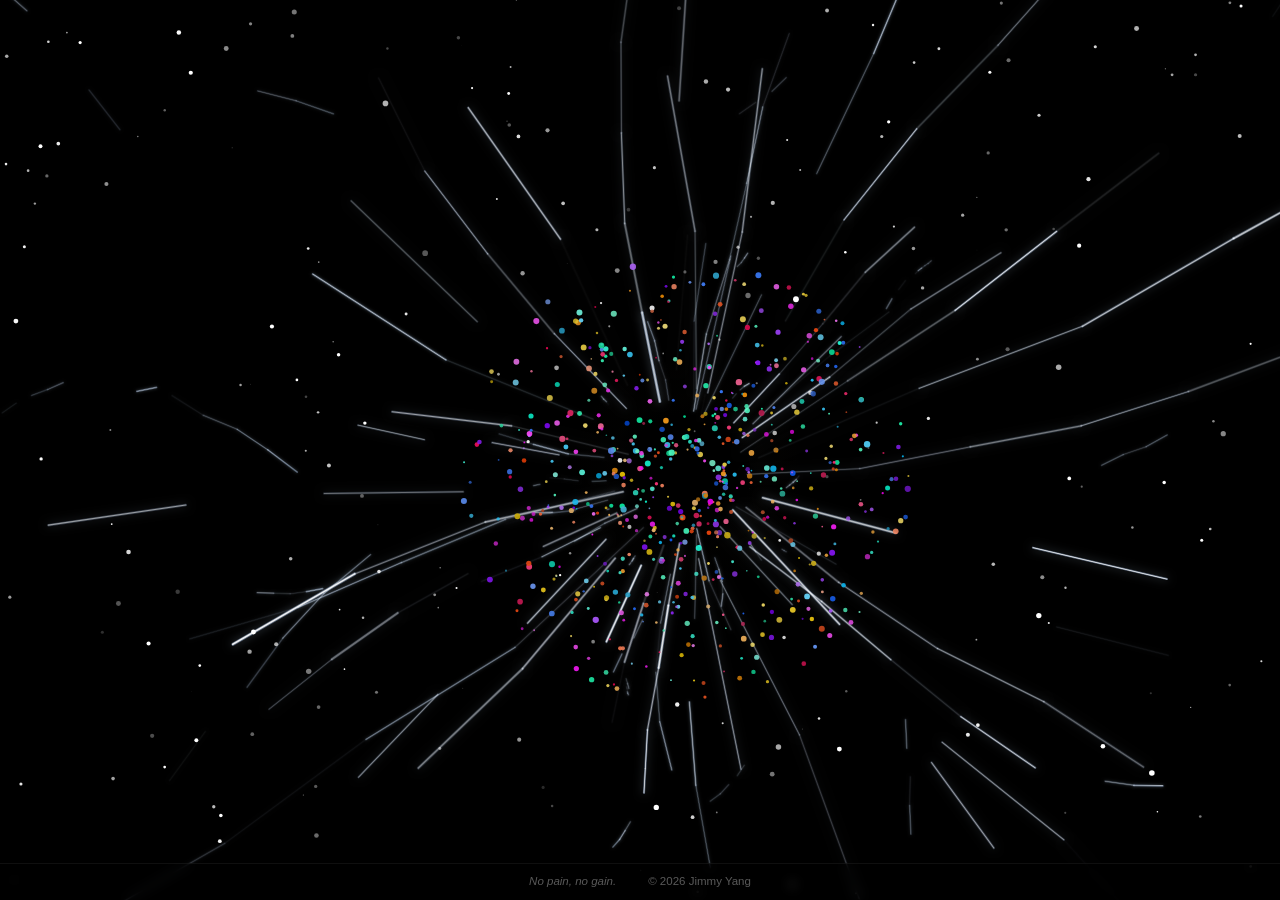
<file: index.html>
<!DOCTYPE html>
<html lang="zh-CN" data-theme="dark">
<head>
  <meta charset="UTF-8">
  <meta name="viewport" content="width=device-width, initial-scale=1.0">
  <meta name="description" content="Jimmy Yang — AN AI Engineer. Welcome to my universe.">
  <title>Jimmy Yang</title>
  <link rel="stylesheet" href="style.css">
</head>
<body class="cosmic">
  <!-- Cosmic Canvas -->
  <canvas id="cosmicCanvas"></canvas>

  <!-- Text Overlay -->
  <div id="overlay">
    <p id="line1" class="type-line mono"></p>
    <h1 id="line2" class="type-line serif"></h1>
    <p id="line3" class="type-line mono"></p>
    <p id="line4" class="type-line mono accent"></p>
  </div>

  <!-- Nebula Labels Container (JS-populated) -->
  <div id="nebulaLabels"></div>

  <!-- Fallback nav (visible if JS fails, hidden on boot) -->
  <div id="fallback" style="position:fixed;inset:0;z-index:99;display:flex;flex-direction:column;align-items:center;justify-content:center;background:#000;color:#e6e4e0;font-family:Georgia,serif;text-align:center;padding:2rem;">
    <h1 style="font-size:2.5rem;margin-bottom:.5rem;">Jimmy Yang</h1>
    <p style="color:#e8993a;font-family:Consolas,monospace;margin-bottom:2rem;">{ AN AI Engineer }</p>
    <nav style="display:flex;flex-wrap:wrap;gap:1rem;justify-content:center;">
      <a href="about/" style="color:#e8993a;text-decoration:none;padding:.5rem 1rem;border:1px solid rgba(255,255,255,.1);border-radius:6px;">个人信息</a>
      <a href="projects/" style="color:#e8993a;text-decoration:none;padding:.5rem 1rem;border:1px solid rgba(255,255,255,.1);border-radius:6px;">个人项目</a>
      <a href="research/" style="color:#e8993a;text-decoration:none;padding:.5rem 1rem;border:1px solid rgba(255,255,255,.1);border-radius:6px;">学术研究</a>
      <a href="engineering/" style="color:#e8993a;text-decoration:none;padding:.5rem 1rem;border:1px solid rgba(255,255,255,.1);border-radius:6px;">工程问题</a>
      <a href="notes/" style="color:#e8993a;text-decoration:none;padding:.5rem 1rem;border:1px solid rgba(255,255,255,.1);border-radius:6px;">技术小结</a>
    </nav>
  </div>

  <footer class="global-footer">
    <span class="footer-motto">No pain, no gain.</span>
    <span class="footer-copy">&copy; 2026 Jimmy Yang</span>
  </footer>
  <script src="script.js"></script>
</body>
</html>
</file>
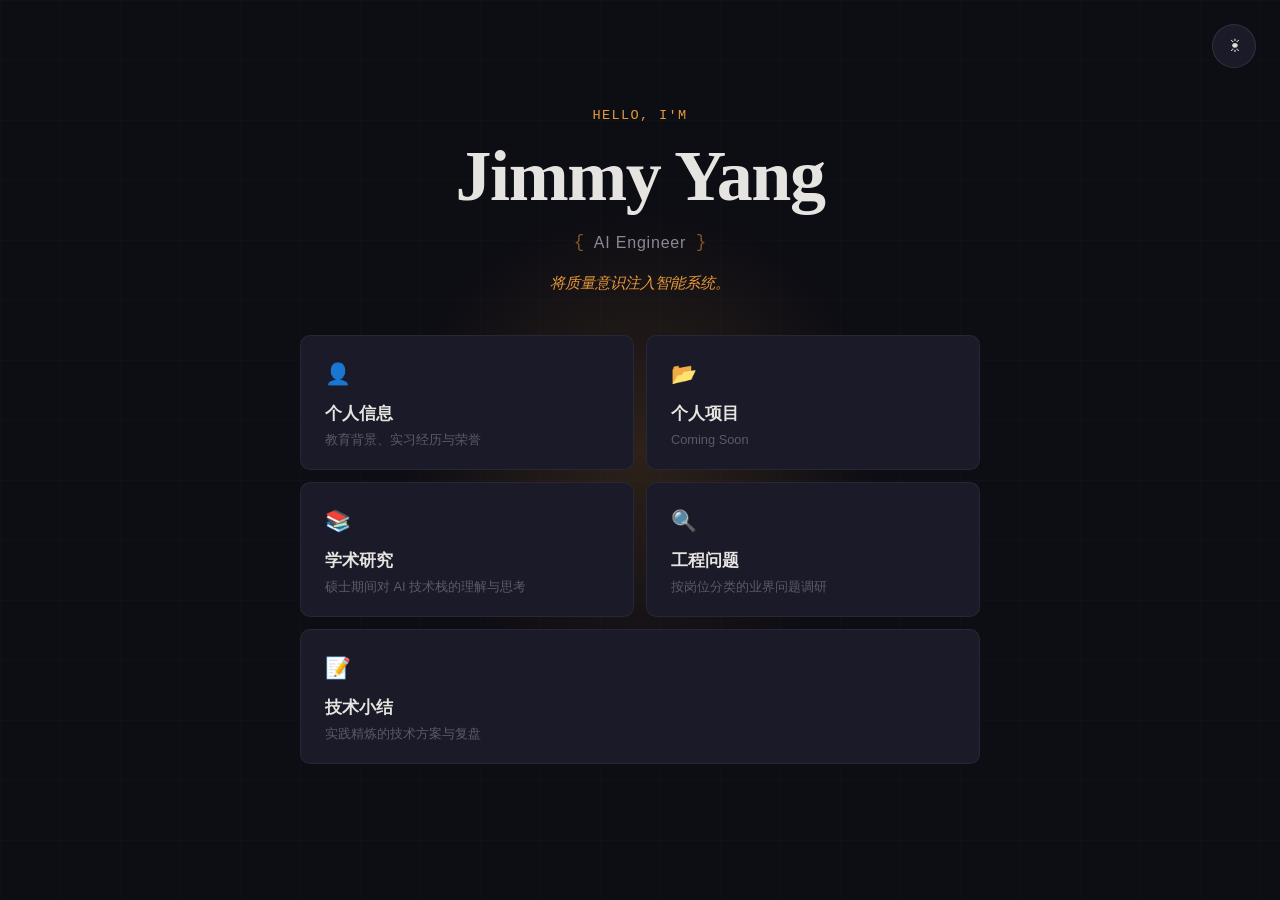
<file: _backup/index.html>
<!DOCTYPE html>
<html lang="zh-CN" data-theme="dark">
<head>
  <meta charset="UTF-8">
  <meta name="viewport" content="width=device-width, initial-scale=1.0">
  <meta name="description" content="Jimmy Yang — AI Engineer. Building quality into intelligent systems.">
  <title>Jimmy Yang</title>
  <link rel="stylesheet" href="style.css">
</head>
<body>
  <button class="theme-toggle" aria-label="Toggle theme" id="themeToggle">
    <span class="theme-icon-dark">☀</span>
    <span class="theme-icon-light">☾</span>
  </button>

  <main class="hub">
    <div class="hub-bg"></div>
    <div class="hub-content">
      <p class="hub-greeting">Hello, I'm</p>
      <h1 class="hub-name">Jimmy Yang</h1>
      <div class="hub-title-wrap">
        <span class="hub-bracket">{</span>
        <p class="hub-title">AI Engineer</p>
        <span class="hub-bracket">}</span>
      </div>
      <p class="hub-tagline">将质量意识注入智能系统。</p>

      <nav class="hub-nav">
        <a href="about/" class="hub-card">
          <span class="hub-card-icon">👤</span>
          <span class="hub-card-title">个人信息</span>
          <span class="hub-card-desc">教育背景、实习经历与荣誉</span>
        </a>
        <a href="projects/" class="hub-card">
          <span class="hub-card-icon">📂</span>
          <span class="hub-card-title">个人项目</span>
          <span class="hub-card-desc">Coming Soon</span>
        </a>
        <a href="research/" class="hub-card">
          <span class="hub-card-icon">📚</span>
          <span class="hub-card-title">学术研究</span>
          <span class="hub-card-desc">硕士期间对 AI 技术栈的理解与思考</span>
        </a>
        <a href="engineering/" class="hub-card">
          <span class="hub-card-icon">🔍</span>
          <span class="hub-card-title">工程问题</span>
          <span class="hub-card-desc">按岗位分类的业界问题调研</span>
        </a>
        <a href="notes/" class="hub-card">
          <span class="hub-card-icon">📝</span>
          <span class="hub-card-title">技术小结</span>
          <span class="hub-card-desc">实践精炼的技术方案与复盘</span>
        </a>
      </nav>

    </div>
  </main>

  <script src="script.js"></script>
</body>
</html>
</file>
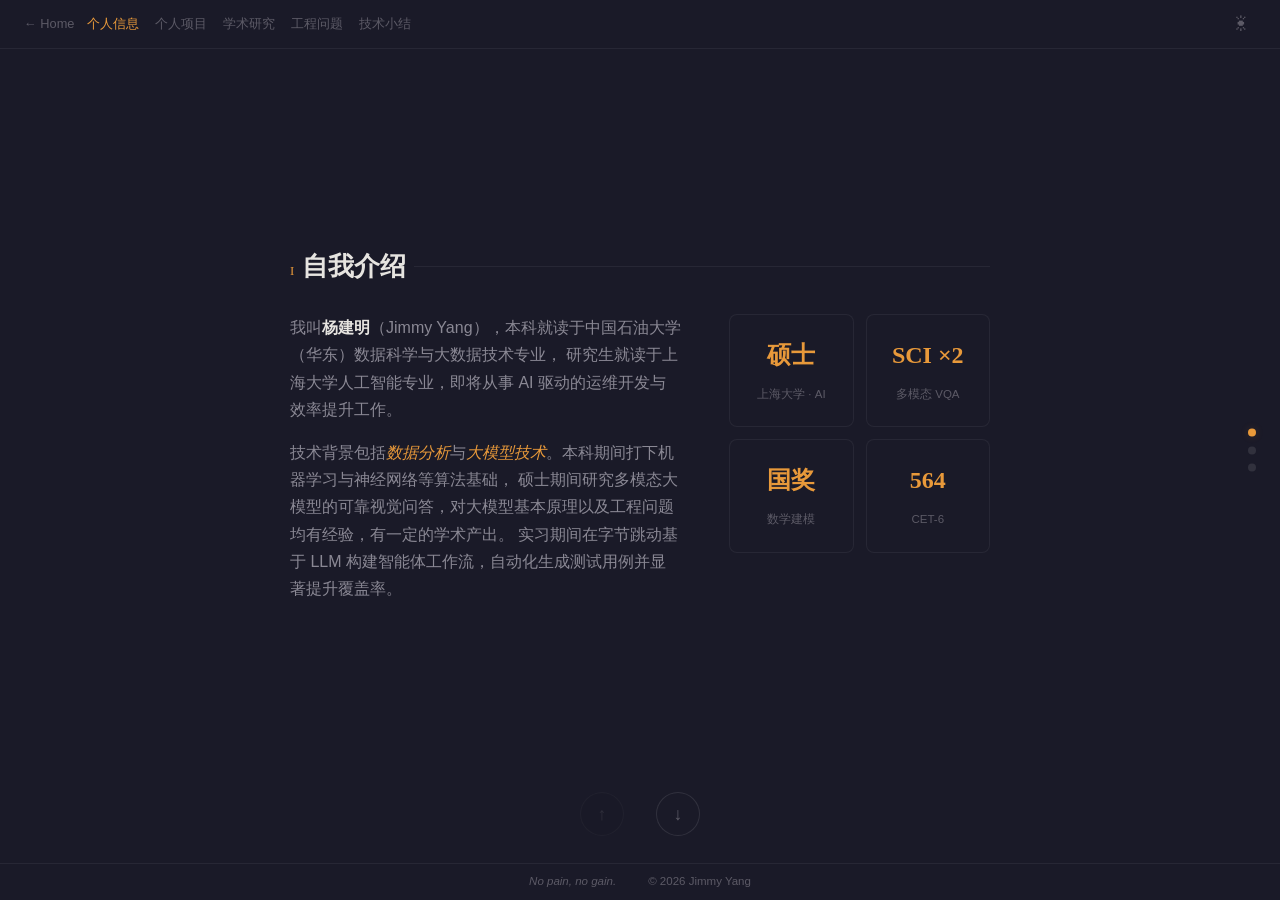
<file: about/index.html>
<!DOCTYPE html>
<html lang="zh-CN" data-theme="light">
<head>
  <meta charset="UTF-8">
  <meta name="viewport" content="width=device-width, initial-scale=1.0">
  <title>Jimmy Yang — 个人信息</title>
  <link rel="stylesheet" href="../style.css">
</head>
<body class="slide-page">
  <nav class="global-nav">
    <a href="../" class="global-nav-home">← Home</a>
    <div class="global-nav-links">
      <a href="../about/" class="active">个人信息</a>
      <a href="../projects/">个人项目</a>
      <a href="../research/">学术研究</a>
      <a href="../engineering/">工程问题</a>
      <a href="../notes/">技术小结</a>
    </div>
    <button class="theme-toggle" aria-label="Toggle theme" id="themeToggle">
      <span class="theme-icon-dark">☀</span>
      <span class="theme-icon-light">☾</span>
    </button>
  </nav>

  <div class="slide-dots" id="slideDots">
    <button class="slide-dot active" data-index="0" aria-label="Slide 1"></button>
    <button class="slide-dot" data-index="1" aria-label="Slide 2"></button>
    <button class="slide-dot" data-index="2" aria-label="Slide 3"></button>
  </div>

  <div class="slide-container" id="slideContainer">

    <!-- Slide 1: 自我介绍 -->
    <section class="slide" id="slide0">
      <div class="slide-inner">
        <h2 class="section-title">
          <span class="section-number">I</span>自我介绍
        </h2>
        <div class="about-grid">
          <div class="about-text">
            <p>
              我叫<strong>杨建明</strong>（Jimmy Yang），本科就读于中国石油大学（华东）数据科学与大数据技术专业，
              研究生就读于上海大学人工智能专业，即将从事 AI 驱动的运维开发与效率提升工作。
            </p>
            <p>
              技术背景包括<em>数据分析</em>与<em>大模型技术</em>。本科期间打下机器学习与神经网络等算法基础，
              硕士期间研究多模态大模型的可靠视觉问答，对大模型基本原理以及工程问题均有经验，有一定的学术产出。
              实习期间在字节跳动基于 LLM 构建智能体工作流，自动化生成测试用例并显著提升覆盖率。
            </p>
          </div>
          <div class="about-stats">
            <div class="stat">
              <span class="stat-number">硕士</span>
              <span class="stat-label">上海大学 &middot; AI</span>
            </div>
            <div class="stat">
              <span class="stat-number">SCI &times;2</span>
              <span class="stat-label">多模态 VQA</span>
            </div>
            <div class="stat">
              <span class="stat-number">国奖</span>
              <span class="stat-label">数学建模</span>
            </div>
            <div class="stat">
              <span class="stat-number">564</span>
              <span class="stat-label">CET-6</span>
            </div>
          </div>
        </div>
      </div>
    </section>

    <!-- Slide 2: 教育经历 -->
    <section class="slide" id="slide1">
      <div class="slide-inner">
        <h2 class="section-title">
          <span class="section-number">II</span>教育经历
        </h2>
        <div class="timeline">
          <div class="timeline-item current">
            <div class="timeline-marker"></div>
            <div class="timeline-content">
              <h3>上海大学 &middot; 人工智能 硕士</h3>
              <p class="timeline-date">2023.09 &mdash; 2026.06</p>
              <p class="timeline-desc">
                研究方向：
                <span class="research-badge" id="researchBadge">
                  面向视觉信息可靠利用的多模态细粒度推理方法研究
                  <span class="research-popover" id="researchPopover">
                    2024（输入感知端）设计视觉信息搜索框架，显著提升 7B 参数模型高分辨率场景下 VQA 性能，超越 GPT-4V ~20%<br><br>
                    2025（模型网络层）可视化 MLLM 注意力变化并提出免训练推理时向量操控解码，缓解 4 种模型语言先验幻觉，增益 3-6%<br><br>
                    2026（输出决策端）强调 SOTA 模型忽视问题可答性而强行推理的问题，对 Qwen3-VL-4B 进行后训练监督微调，提升推理可靠性 ~30%
                  </span>
                </span>
              </p>
              <div class="honor-item">"华为杯"第21届中国研究生数学建模竞赛 国家二等奖</div>
            </div>
          </div>
          <div class="timeline-item">
            <div class="timeline-marker"></div>
            <div class="timeline-content">
              <h3>中国石油大学（华东）&middot; 数据科学与大数据技术 学士</h3>
              <p class="timeline-date">2019.09 &mdash; 2023.06</p>
              <p class="timeline-desc">主修 Python 数据分析与机器学习，打下扎实的算法与工程基础。</p>
            </div>
          </div>
        </div>
      </div>
    </section>

    <!-- Slide 3: 工作经历 -->
    <section class="slide" id="slide2">
      <div class="slide-inner">
        <h2 class="section-title">
          <span class="section-number">III</span>工作经历
        </h2>
        <div class="timeline">
          <div class="timeline-item current">
            <div class="timeline-marker"></div>
            <div class="timeline-content">
              <h3>运维开发</h3>
              <p class="timeline-org">波克网络科技有限公司</p>
              <p class="timeline-date">2026.06 &mdash; 至今</p>
            </div>
          </div>
          <div class="timeline-item">
            <div class="timeline-marker"></div>
            <div class="timeline-content">
              <h3>大模型测试开发实习生</h3>
              <p class="timeline-org">字节跳动蜜柚网络科技（上海）有限公司</p>
              <p class="timeline-date">2025.11 &mdash; 2026.02</p>
              <p class="timeline-desc">
                基于 LLM 定制智能体工作流，自动生成高质量测试用例，显著提升测试覆盖率；
                参与大模型产品测试框架的设计与迭代。
              </p>
            </div>
          </div>
        </div>
        <div class="resume-cta" style="margin-top:3rem;">
          <p class="resume-cta-label">For Recruiters</p>
          <a href="../assets/pdf/future_resume_business.pdf" class="btn-resume" download>
            招聘 &middot; 获取简历
          </a>
        </div>
      </div>
    </section>

  </div>

  <nav class="slide-nav">
    <button class="slide-arrow" id="arrowUp" disabled aria-label="Previous slide">↑</button>
    <button class="slide-arrow" id="arrowDown" aria-label="Next slide">↓</button>
  </nav>

  <footer class="global-footer">
    <span class="footer-motto">No pain, no gain.</span>
    <span class="footer-copy">&copy; 2026 Jimmy Yang</span>
  </footer>

  <script src="../script.js"></script>
  <script>
    // Research badge click-to-pin
    const badge = document.getElementById('researchBadge');
    badge.addEventListener('click', (e) => {
      e.stopPropagation();
      badge.classList.toggle('pinned');
    });
    document.addEventListener('click', () => badge.classList.remove('pinned'));
  </script>
  <script>
    const container = document.getElementById('slideContainer');
    const slides = container.querySelectorAll('.slide');
    const dots = document.querySelectorAll('.slide-dot');
    const arrowUp = document.getElementById('arrowUp');
    const arrowDown = document.getElementById('arrowDown');
    let current = 0;

    function goTo(index) {
      if (index < 0 || index >= slides.length) return;
      slides[index].scrollIntoView({ behavior: 'smooth' });
    }
    function updateUI() {
      const rect = container.getBoundingClientRect();
      const mid = rect.top + rect.height / 2;
      let active = 0;
      slides.forEach((s, i) => {
        const sr = s.getBoundingClientRect();
        if (sr.top <= mid && sr.bottom >= mid) active = i;
      });
      if (active !== current) {
        current = active;
        dots.forEach((d, i) => d.classList.toggle('active', i === current));
        arrowUp.disabled = current === 0;
        arrowDown.disabled = current === slides.length - 1;
      }
    }
    container.addEventListener('scroll', updateUI, { passive: true });
    arrowUp.addEventListener('click', () => { if (current > 0) goTo(current - 1); });
    arrowDown.addEventListener('click', () => { if (current < slides.length - 1) goTo(current + 1); });
    dots.forEach(dot => dot.addEventListener('click', () => goTo(parseInt(dot.dataset.index))));
    document.addEventListener('keydown', (e) => {
      if (e.key === 'ArrowDown' || e.key === 'ArrowRight') { e.preventDefault(); if (current < slides.length - 1) goTo(current + 1); }
      if (e.key === 'ArrowUp' || e.key === 'ArrowLeft') { e.preventDefault(); if (current > 0) goTo(current - 1); }
    });
  </script>
</body>
</html>
</file>
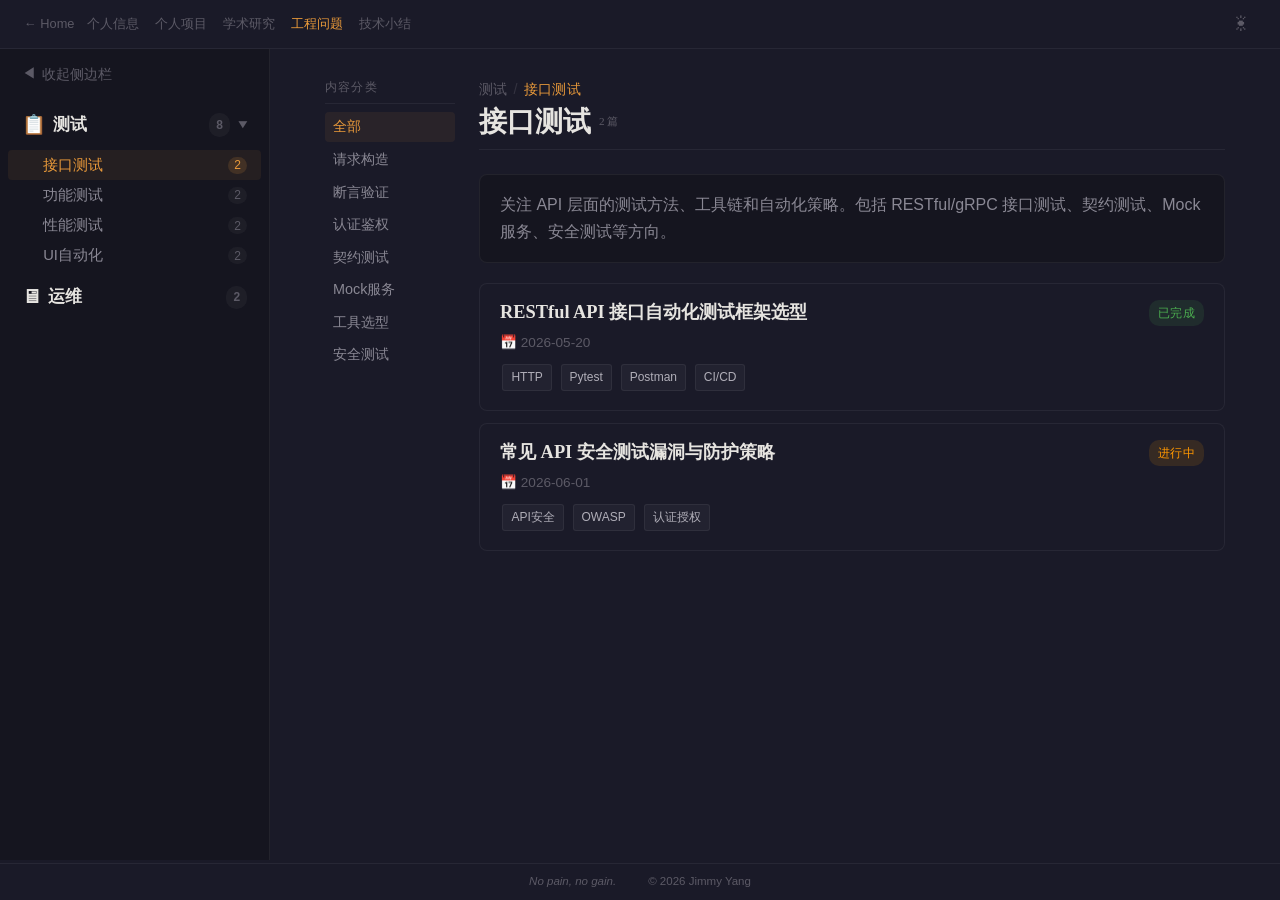
<file: engineering/index.html>
<!DOCTYPE html>
<html lang="zh-CN" data-theme="light">
<head>
  <meta charset="UTF-8">
  <meta name="viewport" content="width=device-width, initial-scale=1.0">
  <title>工程问题 — Jimmy Yang</title>
  <link rel="stylesheet" href="../style.css">
  <style>
    /* ============================================================
       Engineering page — decoupled content + collapsible sidebar
       ============================================================ */

    /* --- Layout --- */
    .engineering-layout {
      display: flex;
      min-height: calc(100vh - 3.5rem);
      padding-top: 2.8rem;
    }

    /* ============================================================
       SIDEBAR
       ============================================================ */
    .engineering-sidebar {
      width: 270px;
      flex-shrink: 0;
      position: fixed;
      top: 2.8rem;
      left: 0;
      bottom: 2.5rem;
      overflow-y: auto;
      overflow-x: hidden;
      padding: 0.75rem 0;
      background: var(--bg-elevated);
      border-right: 1px solid var(--border);
      z-index: 50;
      transition: width 0.3s ease, background 0.4s ease, border-color 0.4s ease;
      display: flex;
      flex-direction: column;
    }
    .engineering-sidebar::-webkit-scrollbar { width: 4px; }
    .engineering-sidebar::-webkit-scrollbar-thumb {
      background: var(--border-strong); border-radius: 2px;
    }

    /* Collapsed sidebar */
    .engineering-sidebar.collapsed {
      width: 44px;
    }
    .engineering-sidebar.collapsed .sidebar-section-title,
    .engineering-sidebar.collapsed .cat-label,
    .engineering-sidebar.collapsed .cat-arrow,
    .engineering-sidebar.collapsed .cat-count,
    .engineering-sidebar.collapsed .sidebar-category-items,
    .engineering-sidebar.collapsed .sidebar-toggle-label {
      opacity: 0;
      pointer-events: none;
      transition: opacity 0.15s ease;
    }
    .engineering-sidebar.collapsed .sidebar-category-header {
      justify-content: center;
      padding: 0.55rem 0;
    }
    .engineering-sidebar.collapsed .sidebar-toggle {
      justify-content: center;
    }

    /* --- Sidebar toggle button --- */
    .sidebar-toggle {
      display: flex;
      align-items: center;
      gap: 0.4rem;
      padding: 0.5rem 0.85rem;
      margin: 0 0.5rem 0.5rem;
      cursor: pointer;
      border-radius: 6px;
      font-size: 0.9rem;
      color: var(--text-muted);
      transition: all 0.2s;
      user-select: none;
      border: none;
      background: none;
      font-family: inherit;
      white-space: nowrap;
    }
    .sidebar-toggle:hover {
      color: var(--accent);
      background: var(--accent-subtle);
    }
    .sidebar-toggle .toggle-icon {
      font-size: 0.85rem;
      transition: transform 0.3s ease;
      flex-shrink: 0;
    }
    .engineering-sidebar.collapsed .sidebar-toggle .toggle-icon {
      transform: rotate(180deg);
    }

    .sidebar-section-title {
      font-size: 0.75rem;
      text-transform: uppercase;
      letter-spacing: 0.12em;
      color: var(--text-muted);
      padding: 0.3rem 0.85rem 0.5rem;
      white-space: nowrap;
    }

    /* --- Category --- */
    .sidebar-category { margin-bottom: 0.1rem; }

    .sidebar-category-header {
      display: flex;
      align-items: center;
      gap: 0.45rem;
      padding: 0.55rem 0.85rem;
      cursor: pointer;
      border-radius: 6px;
      margin: 0 0.5rem;
      font-size: 1.05rem;
      font-weight: 600;
      color: var(--text-primary);
      transition: all 0.2s;
      user-select: none;
      white-space: nowrap;
    }
    .sidebar-category-header:hover { background: var(--accent-subtle); color: var(--accent); }
    .sidebar-category-header .cat-icon { font-size: 1.2rem; flex-shrink: 0; }
    .sidebar-category-header .cat-label { flex: 1; }
    .sidebar-category-header .cat-arrow {
      font-size: 0.65rem; color: var(--text-muted);
      transition: transform 0.25s ease; flex-shrink: 0;
    }
    .sidebar-category.open > .sidebar-category-header .cat-arrow {
      transform: rotate(90deg);
    }
    .sidebar-category-header .cat-count {
      font-size: 0.75rem; color: var(--text-muted);
      background: var(--tag-bg); padding: 0.1rem 0.45rem;
      border-radius: 10px; flex-shrink: 0;
    }

    /* Sub items */
    .sidebar-category-items {
      overflow: hidden;
      max-height: 0;
      transition: max-height 0.35s ease;
    }
    .sidebar-category.open > .sidebar-category-items { max-height: 600px; }

    .sidebar-item {
      display: flex; align-items: center; justify-content: space-between;
      padding: 0.35rem 0.85rem 0.35rem 2.2rem;
      margin: 0 0.5rem;
      font-size: 0.92rem; color: var(--text-secondary);
      cursor: pointer; border-radius: 4px;
      transition: all 0.15s; text-decoration: none;
      border: none; background: none;
      width: calc(100% - 1rem); text-align: left;
      font-family: inherit; white-space: nowrap;
    }
    .sidebar-item:hover { color: var(--accent); background: var(--accent-subtle); }
    .sidebar-item.active { color: var(--accent); background: var(--accent-subtle); font-weight: 500; }
    .sidebar-item .item-count {
      font-size: 0.75rem; color: var(--text-muted);
      background: var(--tag-bg); padding: 0.1rem 0.4rem; border-radius: 10px;
    }
    .sidebar-item.active .item-count { background: var(--accent-glow); color: var(--accent); }

    /* Category placeholder (no subcategories) */
    .sidebar-placeholder {
      padding: 0.35rem 0.85rem 0.35rem 2.2rem;
      margin: 0 0.5rem;
      font-size: 0.85rem; color: var(--text-muted);
      font-style: italic; white-space: nowrap;
    }

    /* ============================================================
       MAIN CONTENT
       ============================================================ */
    .engineering-main {
      flex: 1;
      margin-left: 270px;
      padding: 2rem 2.5rem;
      transition: margin-left 0.3s ease;
      display: flex;
      justify-content: center;
    }
    .engineering-sidebar.collapsed ~ .engineering-main {
      margin-left: 0;
    }

    /* Collapsed sidebar: overlay on content */
    .engineering-sidebar.collapsed {
      box-shadow: 2px 0 8px rgba(0,0,0,0.08);
      background: var(--bg-elevated);
    }

    .content-wrapper {
      width: 100%;
      max-width: 780px;
    }

    /* Section header */
    .section-header {
      margin-bottom: 1.5rem;
      padding-bottom: 0.65rem;
      border-bottom: 1px solid var(--border);
    }
    .section-header .breadcrumb {
      font-size: 0.9rem; color: var(--text-muted);
      margin-bottom: 0.25rem; letter-spacing: 0.03em;
      display: flex; align-items: center; gap: 0.35rem; flex-wrap: wrap;
    }
    .section-header .breadcrumb a {
      color: var(--text-muted); text-decoration: none;
    }
    .section-header .breadcrumb a:hover { color: var(--accent); }
    .section-header .breadcrumb .sep { opacity: 0.4; }
    .section-header .breadcrumb .current { color: var(--accent); }
    .section-header h2 {
      font-family: Georgia, 'Times New Roman', 'KaiTi', serif;
      font-size: 1.75rem; color: var(--text-primary);
      display: flex; align-items: center; gap: 0.5rem;
    }

    /* --- Category intro --- */
    .category-intro {
      padding: 1rem 1.25rem; margin-bottom: 1.25rem;
      background: var(--bg-elevated); border: 1px solid var(--border);
      border-radius: 8px; font-size: 1rem;
      color: var(--text-secondary); line-height: 1.7;
    }

    /* --- Article list (cards) --- */
    .article-list { display: flex; flex-direction: column; gap: 0.75rem; }

    .article-card {
      padding: 1rem 1.25rem;
      background: var(--bg-card); border: 1px solid var(--border);
      border-radius: 8px; cursor: pointer;
      transition: all 0.2s;
    }
    .article-card:hover {
      border-color: var(--border-strong);
      transform: translateY(-2px);
      box-shadow: 0 4px 16px rgba(0,0,0,0.06);
    }
    .article-card .card-top {
      display: flex; align-items: flex-start;
      justify-content: space-between; gap: 1rem; margin-bottom: 0.3rem;
    }
    .article-card h3 { font-size: 1.15rem; font-weight: 600; color: var(--text-primary); margin: 0; line-height: 1.35; }
    .article-card .card-meta { font-size: 0.85rem; color: var(--text-muted); margin-bottom: 0.35rem; display: flex; align-items: center; gap: 0.6rem; }
    .article-card .card-meta .meta-sep { width: 3px; height: 3px; border-radius: 50%; background: var(--text-muted); opacity: 0.5; }
    .article-card .card-desc { font-size: 1rem; color: var(--text-secondary); line-height: 1.6; }
    .article-card .card-tags { margin-top: 0.5rem; display: flex; flex-wrap: wrap; gap: 0.25rem; }
    .article-card .card-tags .tag {
      font-size: 0.75rem; padding: 0.15rem 0.5rem;
      background: var(--tag-bg); color: var(--tag-text);
      border: 1px solid var(--border); border-radius: 3px;
    }

    /* Status badges */
    .status-badge {
      flex-shrink: 0; font-size: 0.75rem; padding: 0.18rem 0.55rem;
      border-radius: 10px; font-weight: 500; letter-spacing: 0.03em;
    }
    .status-done     { background: rgba(76, 175, 80, 0.12); color: #4caf50; }
    .status-progress { background: rgba(255, 152, 0, 0.12); color: #ff9800; }
    .status-todo     { background: var(--tag-bg); color: var(--text-muted); }

    /* ============================================================
       ARTICLE VIEW (rendered markdown)
       ============================================================ */
    .article-view {
      animation: fadeUp 0.35s ease both;
    }
    .article-view .back-link {
      display: inline-flex; align-items: center; gap: 0.3rem;
      font-size: 0.95rem; color: var(--text-muted); cursor: pointer;
      margin-bottom: 1.25rem; border: none; background: none;
      font-family: inherit; padding: 0;
      transition: color 0.2s;
    }
    .article-view .back-link:hover { color: var(--accent); }

    .article-view .article-meta {
      display: flex; align-items: center; gap: 0.75rem; flex-wrap: wrap;
      margin-bottom: 1.25rem; padding-bottom: 1rem;
      border-bottom: 1px solid var(--border);
    }
    .article-view .article-date { font-size: 0.92rem; color: var(--text-muted); }

    /* Rendered markdown body */
    .md-body { line-height: 1.85; font-size: 1.05rem; }
    .md-body h1 { font-family: Georgia, 'Times New Roman', 'KaiTi', serif; font-size: 1.85rem; margin: 1.5rem 0 0.75rem; color: var(--text-primary); }
    .md-body h2 { font-family: Georgia, 'Times New Roman', 'KaiTi', serif; font-size: 1.5rem; margin: 1.5rem 0 0.6rem; padding-bottom: 0.3rem; border-bottom: 1px solid var(--border); color: var(--text-primary); }
    .md-body h3 { font-size: 1.25rem; margin: 1.2rem 0 0.4rem; color: var(--text-primary); }
    .md-body p { margin: 0.6rem 0; color: var(--text-secondary); }
    .md-body strong { color: var(--text-primary); }
    .md-body a { color: var(--accent); }
    .md-body ul, .md-body ol { margin: 0.5rem 0; padding-left: 1.5rem; color: var(--text-secondary); }
    .md-body li { margin: 0.25rem 0; }
    .md-body li::marker { color: var(--accent); }
    .md-body code {
      font-family: Consolas, 'Courier New', monospace;
      font-size: 0.9em; padding: 0.15em 0.4em;
      background: var(--code-bg); color: var(--code-text);
      border-radius: 3px;
    }
    .md-body pre {
      margin: 0.75rem 0; padding: 1rem 1.2rem;
      background: var(--bg-elevated); border: 1px solid var(--border);
      border-radius: 6px; overflow-x: auto;
      font-size: 0.95rem; line-height: 1.6;
    }
    .md-body pre code {
      background: none; padding: 0; color: var(--text-secondary);
      font-size: inherit;
    }
    .md-body table {
      width: 100%; border-collapse: collapse; margin: 0.75rem 0;
      font-size: 1rem;
    }
    .md-body th, .md-body td {
      padding: 0.45rem 0.75rem; text-align: left;
      border: 1px solid var(--border);
    }
    .md-body th { background: var(--bg-elevated); font-weight: 600; color: var(--text-primary); }
    .md-body td { color: var(--text-secondary); }
    .md-body hr { border: none; border-top: 1px solid var(--border); margin: 1.5rem 0; }
    .md-body blockquote {
      margin: 0.75rem 0; padding: 0.5rem 1rem;
      border-left: 3px solid var(--accent); color: var(--text-secondary);
      background: var(--accent-subtle); border-radius: 0 4px 4px 0;
    }
    .md-body img { max-width: 100%; border-radius: 6px; }
    .md-body input[type="checkbox"] { margin-right: 0.4rem; accent-color: var(--accent); }

    /* --- Empty / loading states --- */
    .empty-state {
      text-align: center; padding: 3.5rem 1.5rem; color: var(--text-muted);
    }
    .empty-state .empty-icon { font-size: 3.5rem; margin-bottom: 1rem; }
    .empty-state h3 { font-size: 1.3rem; color: var(--text-secondary); margin-bottom: 0.4rem; }
    .empty-state p { font-size: 1rem; max-width: 380px; margin: 0 auto; line-height: 1.6; }

    .loading { text-align: center; padding: 3rem; color: var(--text-muted); font-size: 1rem; }
    .loading .dot-pulse::after {
      content: ''; animation: dots 1.2s steps(3, end) infinite;
    }
    @keyframes dots {
      0%   { content: ''; }
      33%  { content: '.'; }
      66%  { content: '..'; }
      100% { content: '...'; }
    }

    /* ============================================================
       MAIN LAYOUT (section filter + content)
       ============================================================ */
    .main-layout {
      display: flex;
      gap: 1.5rem;
      max-width: 900px;
      margin: 0 auto;
      width: 100%;
    }

    /* --- Section filter panel --- */
    .section-filter {
      width: 130px;
      flex-shrink: 0;
    }
    .section-filter-inner {
      position: sticky;
      top: 3.5rem;
    }
    .section-filter-title {
      font-size: 0.75rem;
      text-transform: uppercase;
      letter-spacing: 0.1em;
      color: var(--text-muted);
      margin-bottom: 0.5rem;
      padding-bottom: 0.35rem;
      border-bottom: 1px solid var(--border);
      white-space: nowrap;
    }
    .section-filter-item {
      display: block;
      width: 100%;
      padding: 0.35rem 0.5rem;
      margin-bottom: 0.15rem;
      font-size: 0.9rem;
      color: var(--text-secondary);
      cursor: pointer;
      border-radius: 4px;
      border: none;
      background: none;
      font-family: inherit;
      text-align: left;
      white-space: nowrap;
      transition: all 0.15s;
    }
    .section-filter-item:hover {
      color: var(--accent);
      background: var(--accent-subtle);
    }
    .section-filter-item.active {
      color: var(--accent);
      background: var(--accent-subtle);
      font-weight: 500;
    }

    /* ============================================================
       RESPONSIVE
       ============================================================ */
    @media (max-width: 768px) {
      .engineering-sidebar {
        position: relative; width: 100%; top: auto; bottom: auto;
        border-right: none; border-bottom: 1px solid var(--border);
        padding: 0.5rem; flex-shrink: 1;
      }
      .engineering-sidebar.collapsed { width: 100%; }
      .engineering-layout { flex-direction: column; }
      .engineering-main { margin-left: 0 !important; padding: 1rem; }
      .content-wrapper { max-width: 100%; }
      .section-filter { display: none; }
    }

    @keyframes fadeUp {
      from { opacity: 0; transform: translateY(16px); }
      to   { opacity: 1; transform: translateY(0); }
    }
  </style>
</head>
<body>
  <nav class="global-nav">
    <a href="../" class="global-nav-home">← Home</a>
    <div class="global-nav-links">
      <a href="../about/">个人信息</a>
      <a href="../projects/">个人项目</a>
      <a href="../research/">学术研究</a>
      <a href="../engineering/" class="active">工程问题</a>
      <a href="../notes/">技术小结</a>
    </div>
    <button class="theme-toggle" aria-label="Toggle theme" id="themeToggle">
      <span class="theme-icon-dark">☀</span>
      <span class="theme-icon-light">☾</span>
    </button>
  </nav>

  <div class="engineering-layout" id="layout">

    <!-- ====== Sidebar ====== -->
    <aside class="engineering-sidebar" id="sidebar">
      <button class="sidebar-toggle" id="sidebarToggle" title="收起/展开侧边栏">
        <span class="toggle-icon">◀</span>
        <span class="sidebar-toggle-label">收起侧边栏</span>
      </button>
      <!-- sidebar built dynamically from manifest.json -->
      <div id="sidebarContent">
        <!-- Built dynamically from manifest.json -->
      </div>
    </aside>

    <!-- ====== Main Content ====== -->
    <main class="engineering-main" id="mainContent">
      <div class="main-layout" id="mainLayout">
        <div class="section-filter" id="sectionFilter" style="display:none;">
          <div class="section-filter-inner" id="sectionFilterInner">
            <!-- Built dynamically -->
          </div>
        </div>
        <div class="content-wrapper" id="contentWrapper" style="flex:1;">
          <div class="loading">
            <span class="dot-pulse">加载中</span>
          </div>
        </div>
      </div>
    </main>

  </div>

  <footer class="global-footer">
    <span class="footer-motto">No pain, no gain.</span>
    <span class="footer-copy">&copy; 2026 Jimmy Yang</span>
  </footer>

  <script src="../script.js"></script>
  <script>
  /* ============================================================
     Engineering page — manifest-driven sidebar + markdown viewer
     ============================================================ */

  // --- State ---
  let manifest = null;
  let currentView = 'list';        // 'list' | 'article'
  let currentCategory = 'testing';
  let currentSubcategory = 'api';
  let currentSection = null;       // null = show all
  let currentArticle = null;

  const SIDEBAR_STORAGE_KEY = 'engineering-sidebar-collapsed';

  // ============================================================
  //  SIDEBAR COLLAPSE
  // ============================================================
  const sidebar = document.getElementById('sidebar');
  const toggleBtn = document.getElementById('sidebarToggle');
  const toggleLabel = toggleBtn.querySelector('.sidebar-toggle-label');
  const toggleIcon = toggleBtn.querySelector('.toggle-icon');

  function getSidebarCollapsed() {
    return localStorage.getItem(SIDEBAR_STORAGE_KEY) === 'true';
  }
  function setSidebarCollapsed(collapsed) {
    localStorage.setItem(SIDEBAR_STORAGE_KEY, collapsed ? 'true' : 'false');
  }

  function applySidebarState(collapsed) {
    if (collapsed) {
      sidebar.classList.add('collapsed');
      toggleLabel.textContent = '';
      toggleIcon.textContent = '▶';
    } else {
      sidebar.classList.remove('collapsed');
      toggleLabel.textContent = '收起侧边栏';
      toggleIcon.textContent = '◀';
    }
  }

  const sidebarCollapsed = getSidebarCollapsed();
  applySidebarState(sidebarCollapsed);

  toggleBtn.addEventListener('click', () => {
    const nowCollapsed = !sidebar.classList.contains('collapsed');
    applySidebarState(nowCollapsed);
    setSidebarCollapsed(nowCollapsed);
  });

  // ============================================================
  //  LOAD MANIFEST
  // ============================================================
  async function loadManifest() {
    const resp = await fetch('assets/manifest.json');
    if (!resp.ok) throw new Error(`Failed to load manifest: ${resp.status}`);
    manifest = await resp.json();
  }

  // ============================================================
  //  BUILD SIDEBAR
  // ============================================================
  function buildSidebar() {
    const container = document.getElementById('sidebarContent');
    let html = '';

    manifest.categories.forEach(cat => {
      const totalCount = countCategoryArticles(cat);
      const isOpen = (cat.id === currentCategory);
      const hasSubs = cat.subcategories && cat.subcategories.length > 0;

      html += `<div class="sidebar-category${isOpen ? ' open' : ''}" data-category="${cat.id}">`;
      html += `<div class="sidebar-category-header" data-toggle="${cat.id}">`;
      html += `<span class="cat-icon">${cat.icon}</span>`;
      html += `<span class="cat-label">${cat.name || cat.id}</span>`;
      html += `<span class="cat-count">${totalCount}</span>`;
      if (hasSubs) html += `<span class="cat-arrow">▶</span>`;
      html += `</div>`;

      if (hasSubs) {
        html += `<div class="sidebar-category-items">`;
        cat.subcategories.forEach(sub => {
          const subCount = sub.articles ? sub.articles.length : 0;
          const isActive = (cat.id === currentCategory && sub.id === currentSubcategory && currentView === 'list');
          html += `<button class="sidebar-item${isActive ? ' active' : ''}"
            data-category="${cat.id}" data-subcategory="${sub.id}">
            ${sub.name || sub.id} <span class="item-count">${subCount}</span>
          </button>`;
        });
        html += `</div>`;
      } else if (!hasSubs && (!cat.articles || cat.articles.length === 0)) {
        // No subcategories and no articles — placeholder
        html += `<div class="sidebar-category-items">`;
        html += `<div class="sidebar-placeholder">Coming soon...</div>`;
        html += `</div>`;
      } else {
        // No subcategories, but has articles — nothing extra to render here
      }

      html += `</div>`;
    });

    container.innerHTML = html;
    bindSidebarEvents();
  }

  function countCategoryArticles(cat) {
    let count = cat.articles ? cat.articles.length : 0;
    if (cat.subcategories) {
      cat.subcategories.forEach(sub => {
        count += sub.articles ? sub.articles.length : 0;
      });
    }
    return count;
  }

  function bindSidebarEvents() {
    // Category header click → toggle expand
    document.querySelectorAll('.sidebar-category-header[data-toggle]').forEach(header => {
      header.addEventListener('click', function(e) {
        const catId = this.dataset.toggle;
        const catEl = this.closest('.sidebar-category');
        const hasSubs = catEl.querySelectorAll('.sidebar-item[data-subcategory]').length > 0;

        if (hasSubs) {
          catEl.classList.toggle('open');
        }

        // Navigate to this category
        const cat = manifest.categories.find(c => c.id === catId);
        if (cat) {
          if (cat.subcategories && cat.subcategories.length > 0) {
            // Go to first subcategory
            const firstSub = cat.subcategories[0];
            navigateToListResetSection(catId, firstSub.id);
          } else {
            // No subcategories — show category directly
            navigateToListResetSection(catId, null);
          }
        }
      });
    });

    // Subcategory item click → show article list
    document.querySelectorAll('.sidebar-item[data-subcategory]').forEach(item => {
      item.addEventListener('click', function(e) {
        const catId = this.dataset.category;
        const subId = this.dataset.subcategory;
        navigateToListResetSection(catId, subId);
      });
    });
  }

  // ============================================================
  //  NAVIGATION
  // ============================================================
  function navigateToList(category, subcategory) {
    currentView = 'list';
    currentCategory = category;
    currentSubcategory = subcategory;
    currentArticle = null;
    updateSidebarActive();
    renderArticleList();
    updateHash();
  }

  function navigateToListResetSection(category, subcategory) {
    currentSection = null;  // reset section filter on sidebar click
    navigateToList(category, subcategory);
  }

  function navigateToArticle(category, subcategory, article) {
    currentView = 'article';
    currentCategory = category;
    currentSubcategory = subcategory;
    currentArticle = article;
    updateSidebarActive();
    renderArticleView(article);
    updateHash();
  }

  function updateSidebarActive() {
    document.querySelectorAll('.sidebar-item').forEach(el => {
      const elCat = el.dataset.category;
      const elSub = el.dataset.subcategory;
      if (elCat === currentCategory && elSub === currentSubcategory && currentView === 'list') {
        el.classList.add('active');
      } else {
        el.classList.remove('active');
      }
    });

    // Ensure current category is open
    document.querySelectorAll('.sidebar-category').forEach(el => {
      if (el.dataset.category === currentCategory) {
        el.classList.add('open');
      }
    });
  }

  function updateHash() {
    let hash = currentCategory;
    if (currentSubcategory) hash += '/' + currentSubcategory;
    if (currentSection) hash += '/~' + currentSection;
    if (currentArticle) hash += '/' + currentArticle.id;
    history.replaceState(null, '', '#' + hash);
  }

  function parseHash() {
    const hash = location.hash.replace('#', '');
    if (!hash) return null;
    const parts = hash.split('/');
    let section = null;
    let articleId = null;
    // Walk through remaining parts to find section (~prefix) and articleId
    for (let i = 2; i < parts.length; i++) {
      if (parts[i].startsWith('~')) {
        section = parts[i].slice(1);
      } else {
        articleId = parts[i];
      }
    }
    return {
      category: parts[0] || null,
      subcategory: parts[1] || null,
      section: section,
      articleId: articleId,
    };
  }

  // ============================================================
  //  SECTION FILTER
  // ============================================================
  function buildSectionFilter(sections) {
    const filterEl = document.getElementById('sectionFilter');
    const innerEl = document.getElementById('sectionFilterInner');

    if (!sections || sections.length === 0) {
      filterEl.style.display = 'none';
      return;
    }

    filterEl.style.display = 'block';

    let html = `<div class="section-filter-title">内容分类</div>`;
    html += `<button class="section-filter-item${currentSection === null ? ' active' : ''}" data-section="">全部</button>`;
    sections.forEach(sec => {
      html += `<button class="section-filter-item${currentSection === sec ? ' active' : ''}" data-section="${sec}">${sec}</button>`;
    });

    innerEl.innerHTML = html;

    // Bind click events
    innerEl.querySelectorAll('.section-filter-item').forEach(btn => {
      btn.addEventListener('click', function() {
        const sec = this.dataset.section;
        currentSection = sec || null;
        renderArticleList();
        updateHash();
      });
    });
  }

  // ============================================================
  //  RENDER: ARTICLE LIST (cards)
  // ============================================================
  function renderArticleList() {
    const wrapper = document.getElementById('contentWrapper');
    const cat = manifest.categories.find(c => c.id === currentCategory);
    if (!cat) { wrapper.innerHTML = '<div class="empty-state"><p>分类未找到</p></div>'; return; }

    // Find the subcategory or use category-level articles
    let articles = [];
    let description = '';
    let displayTitle = cat.name || currentCategory;
    let sub = null;

    if (currentSubcategory && cat.subcategories) {
      sub = cat.subcategories.find(s => s.id === currentSubcategory);
      if (sub) {
        articles = sub.articles || [];
        description = sub.description || '';
        displayTitle = sub.name || currentSubcategory;
      }
    } else {
      articles = cat.articles || [];
      description = cat.description || '';
    }

    const statusMap = { done: '已完成', progress: '进行中', todo: '待调研' };

    // Build section filter
    const target = sub || cat;
    const sections = target.sections || [];
    buildSectionFilter(sections);

    // Filter by section
    let filteredArticles = articles;
    if (currentSection && sections.includes(currentSection)) {
      filteredArticles = articles.filter(a => a.section === currentSection);
    }

    let html = '';

    // Header
    html += `<div class="section-header">`;
    html += `<div class="breadcrumb">`;
    html += `<a href="#" data-nav-cat="${cat.id}">${cat.name || cat.id}</a>`;
    if (currentSubcategory && sub) {
      html += `<span class="sep">/</span>`;
      html += `<span class="current">${sub.name || currentSubcategory}</span>`;
    }
    if (currentSection) {
      html += `<span class="sep">/</span>`;
      html += `<span class="current">${currentSection}</span>`;
    }
    html += `</div>`;
    html += `<h2>${displayTitle} <span style="font-size:0.7rem;font-weight:400;color:var(--text-muted);">${filteredArticles.length} 篇</span></h2>`;
    html += `</div>`;

    // Description
    if (description) {
      html += `<div class="category-intro">${description}</div>`;
    }

    // Article cards or empty
    if (filteredArticles.length === 0) {
      html += `<div class="empty-state">
        <div class="empty-icon">📝</div>
        <h3>暂无内容</h3>
        <p>该分类下的问题调研即将更新，敬请期待。</p>
      </div>`;
    } else {
      html += `<div class="article-list">`;
      filteredArticles.forEach(a => {
        html += `
          <div class="article-card" data-article-id="${a.id}" data-cat="${currentCategory}" data-sub="${currentSubcategory || ''}">
            <div class="card-top">
              <h3>${a.title}</h3>
              <span class="status-badge status-${a.status}">${statusMap[a.status]}</span>
            </div>
            <div class="card-meta">
              <span>📅 ${a.date}</span>
            </div>
            <div class="card-tags">
              ${(a.tags || []).map(t => `<span class="tag">${t}</span>`).join('')}
            </div>
          </div>`;
      });
      html += `</div>`;
    }

    wrapper.innerHTML = html;

    // Bind card clicks
    wrapper.querySelectorAll('.article-card').forEach(card => {
      card.addEventListener('click', function() {
        const articleId = this.dataset.articleId;
        const catId = this.dataset.cat;
        const subId = this.dataset.sub || null;
        const art = findArticle(catId, subId, articleId);
        if (art) navigateToArticle(catId, subId, art);
      });
    });

    // Bind breadcrumb nav
    wrapper.querySelectorAll('[data-nav-cat]').forEach(link => {
      link.addEventListener('click', function(e) {
        e.preventDefault();
        const catId = this.dataset.navCat;
        const c = manifest.categories.find(x => x.id === catId);
        if (c && c.subcategories && c.subcategories.length > 0) {
          navigateToList(catId, c.subcategories[0].id);
        } else {
          navigateToList(catId, null);
        }
      });
    });
  }

  function findArticle(categoryId, subcategoryId, articleId) {
    const cat = manifest.categories.find(c => c.id === categoryId);
    if (!cat) return null;

    let articles = [];
    if (subcategoryId && cat.subcategories) {
      const sub = cat.subcategories.find(s => s.id === subcategoryId);
      if (sub) articles = sub.articles || [];
    } else {
      articles = cat.articles || [];
    }
    return articles.find(a => a.id === articleId) || null;
  }

  // ============================================================
  //  RENDER: ARTICLE VIEW (markdown)
  // ============================================================
  async function renderArticleView(article) {
    const wrapper = document.getElementById('contentWrapper');
    const filterEl = document.getElementById('sectionFilter');
    const statusMap = { done: '已完成', progress: '进行中', todo: '待调研' };

    // Hide section filter when viewing article
    if (filterEl) filterEl.style.display = 'none';

    // Show loading
    wrapper.innerHTML = `<div class="loading"><span class="dot-pulse">加载文章</span></div>`;

    try {
      const resp = await fetch(`assets/${article.file}`);
      if (!resp.ok) throw new Error(`HTTP ${resp.status}`);
      const md = await resp.text();
      const htmlBody = renderMarkdown(md);

      let html = `<div class="article-view">`;

      // Back link
      html += `<button class="back-link" id="backToList">← 返回列表</button>`;

      // Article header
      html += `<h1 style="font-family:Georgia,'Times New Roman','KaiTi',serif;font-size:1.5rem;color:var(--text-primary);">${article.title}</h1>`;
      html += `<div class="article-meta">`;
      html += `<span style="font-size:0.78rem;color:var(--text-muted);">📅 ${article.date}</span>`;
      html += `<span class="status-badge status-${article.status}">${statusMap[article.status]}</span>`;
      if (article.tags && article.tags.length > 0) {
        html += article.tags.map(t => `<span class="tag">${t}</span>`).join('');
      }
      html += `</div>`;

      // Rendered markdown body
      html += `<div class="md-body">${htmlBody}</div>`;
      html += `</div>`;

      wrapper.innerHTML = html;

      // Bind back button
      const backBtn = document.getElementById('backToList');
      if (backBtn) {
        backBtn.addEventListener('click', () => {
          navigateToList(currentCategory, currentSubcategory);
        });
      }
    } catch (err) {
      console.error('Failed to load article:', err);
      wrapper.innerHTML = `
        <div class="empty-state">
          <div class="empty-icon">⚠️</div>
          <h3>加载失败</h3>
          <p>无法加载文章内容：${err.message}</p>
          <button class="back-link" style="margin-top:1rem;" onclick="navigateToList('${currentCategory}','${currentSubcategory||''}')">← 返回列表</button>
        </div>`;
    }
  }

  // ============================================================
  //  MARKDOWN RENDERER (lightweight, no dependencies)
  // ============================================================
  function renderMarkdown(md) {
    // Strip YAML frontmatter
    md = md.replace(/^---[\s\S]*?---\n*/, '');

    const lines = md.split('\n');
    let html = '';
    let i = 0;
    let inList = false;

    while (i < lines.length) {
      let line = lines[i];

      // Blank line
      if (line.trim() === '') {
        if (inList) { html += '</ul>\n'; inList = false; }
        i++;
        continue;
      }

      // Fenced code block
      if (line.trim().startsWith('```')) {
        if (inList) { html += '</ul>\n'; inList = false; }
        const lang = line.trim().slice(3).trim();
        html += `<pre><code${lang ? ` class="language-${lang}"` : ''}>`;
        i++;
        while (i < lines.length) {
          if (lines[i].trim() === '```') break;
          html += escapeHtml(lines[i]) + '\n';
          i++;
        }
        html += '</code></pre>\n';
        i++; // skip closing ```
        continue;
      }

      // Table
      if (line.trim().startsWith('|') && line.trim().endsWith('|')) {
        if (inList) { html += '</ul>\n'; inList = false; }
        const rows = [];
        while (i < lines.length && lines[i].trim().startsWith('|') && lines[i].trim().endsWith('|')) {
          rows.push(lines[i].trim());
          i++;
        }
        // Skip separator row (|---|---|)
        const dataRows = rows.filter(r => !/^\|[\s\-:|]+\|$/.test(r));
        if (dataRows.length > 0) {
          html += '<table>\n';
          dataRows.forEach((row, ri) => {
            const cells = row.split('|').filter(c => c.trim() !== '');
            const tag = ri === 0 ? 'th' : 'td';
            html += '<tr>';
            cells.forEach(c => {
              html += `<${tag}>${processInline(c.trim())}</${tag}>`;
            });
            html += '</tr>\n';
          });
          html += '</table>\n';
        }
        continue;
      }

      // Header
      const hMatch = line.match(/^(#{1,3})\s+(.+)/);
      if (hMatch) {
        if (inList) { html += '</ul>\n'; inList = false; }
        const level = hMatch[1].length;
        html += `<h${level}>${processInline(hMatch[2])}</h${level}>\n`;
        i++; continue;
      }

      // Horizontal rule
      if (/^[-*_]{3,}\s*$/.test(line.trim())) {
        if (inList) { html += '</ul>\n'; inList = false; }
        html += '<hr>\n';
        i++; continue;
      }

      // Blockquote
      if (line.trim().startsWith('> ')) {
        if (inList) { html += '</ul>\n'; inList = false; }
        const qLines = [];
        while (i < lines.length && lines[i].trim().startsWith('> ')) {
          qLines.push(lines[i].trim().replace(/^>\s?/, ''));
          i++;
        }
        html += `<blockquote>${qLines.map(l => processInline(l)).join('<br>')}</blockquote>\n`;
        continue;
      }

      // Unordered list / task list
      const ulMatch = line.match(/^(\s*)[-*]\s+(.+)/);
      if (ulMatch) {
        if (!inList) { html += '<ul>\n'; inList = true; }
        const content = ulMatch[2];
        // Task list
        if (/^\[ \]\s/.test(content)) {
          html += `<li><input type="checkbox" disabled> ${processInline(content.replace(/^\[ \]\s/, ''))}</li>\n`;
        } else if (/^\[x\]\s/i.test(content)) {
          html += `<li><input type="checkbox" checked disabled> ${processInline(content.replace(/^\[x\]\s/i, ''))}</li>\n`;
        } else {
          html += `<li>${processInline(content)}</li>\n`;
        }
        i++; continue;
      }

      // Regular paragraph
      if (inList) { html += '</ul>\n'; inList = false; }
      const paraLines = [];
      while (i < lines.length && lines[i].trim() !== '' &&
             !lines[i].trim().startsWith('```') &&
             !lines[i].trim().startsWith('|') &&
             !lines[i].match(/^(#{1,3})\s+/) &&
             !lines[i].match(/^(\s*)[-*]\s+/) &&
             !lines[i].trim().startsWith('> ') &&
             !/^[-*_]{3,}\s*$/.test(lines[i].trim())) {
        paraLines.push(lines[i]);
        i++;
      }
      if (paraLines.length > 0) {
        html += '<p>' + paraLines.map(l => processInline(l)).join(' ') + '</p>\n';
      }
    }

    if (inList) { html += '</ul>\n'; }
    return html;
  }

  function processInline(text) {
    // Images (before links to avoid conflict)
    text = text.replace(/!\[([^\]]*)\]\(([^)]+)\)/g, '<img src="$2" alt="$1">');
    // Links
    text = text.replace(/\[([^\]]+)\]\(([^)]+)\)/g, '<a href="$2" target="_blank" rel="noopener">$1</a>');
    // Bold
    text = text.replace(/\*\*(.+?)\*\*/g, '<strong>$1</strong>');
    // Italic
    text = text.replace(/\*(.+?)\*/g, '<em>$1</em>');
    // Inline code
    text = text.replace(/`([^`]+)`/g, '<code>$1</code>');
    return text;
  }

  function escapeHtml(str) {
    return str.replace(/&/g, '&amp;').replace(/</g, '&lt;').replace(/>/g, '&gt;');
  }

  // ============================================================
  //  INIT
  // ============================================================
  async function init() {
    try {
      await loadManifest();
      buildSidebar();

      // Parse URL hash or show default
      const hash = parseHash();
      if (hash && hash.category) {
        const cat = manifest.categories.find(c => c.id === hash.category);
        if (cat) {
          if (hash.articleId) {
            // Deep link to article
            const subId = hash.subcategory || (cat.subcategories && cat.subcategories.length > 0 ? cat.subcategories[0].id : null);
            const art = findArticle(hash.category, subId, hash.articleId);
            if (art) {
              currentCategory = hash.category;
              currentSubcategory = subId;
              navigateToArticle(hash.category, subId, art);
              return;
            }
          }
          if (hash.subcategory) {
            const sub = cat.subcategories ? cat.subcategories.find(s => s.id === hash.subcategory) : null;
            if (sub) {
              currentSection = hash.section || null;
              navigateToList(hash.category, hash.subcategory);
              return;
            }
          }
          // Fallback: show first subcategory or category
          currentSection = hash.section || null;
          if (cat.subcategories && cat.subcategories.length > 0) {
            navigateToList(cat.id, cat.subcategories[0].id);
          } else {
            navigateToList(cat.id, null);
          }
          return;
        }
      }

      // Default: first category, first subcategory
      if (manifest.categories.length > 0) {
        const firstCat = manifest.categories[0];
        if (firstCat.subcategories && firstCat.subcategories.length > 0) {
          navigateToList(firstCat.id, firstCat.subcategories[0].id);
        } else {
          navigateToList(firstCat.id, null);
        }
      }
    } catch (err) {
      console.error('Init failed:', err);
      document.getElementById('contentWrapper').innerHTML = `
        <div class="empty-state">
          <div class="empty-icon">⚠️</div>
          <h3>加载失败</h3>
          <p>无法加载内容索引：${err.message}</p>
        </div>`;
    }
  }

  init();
  </script>
</body>
</html>
</file>
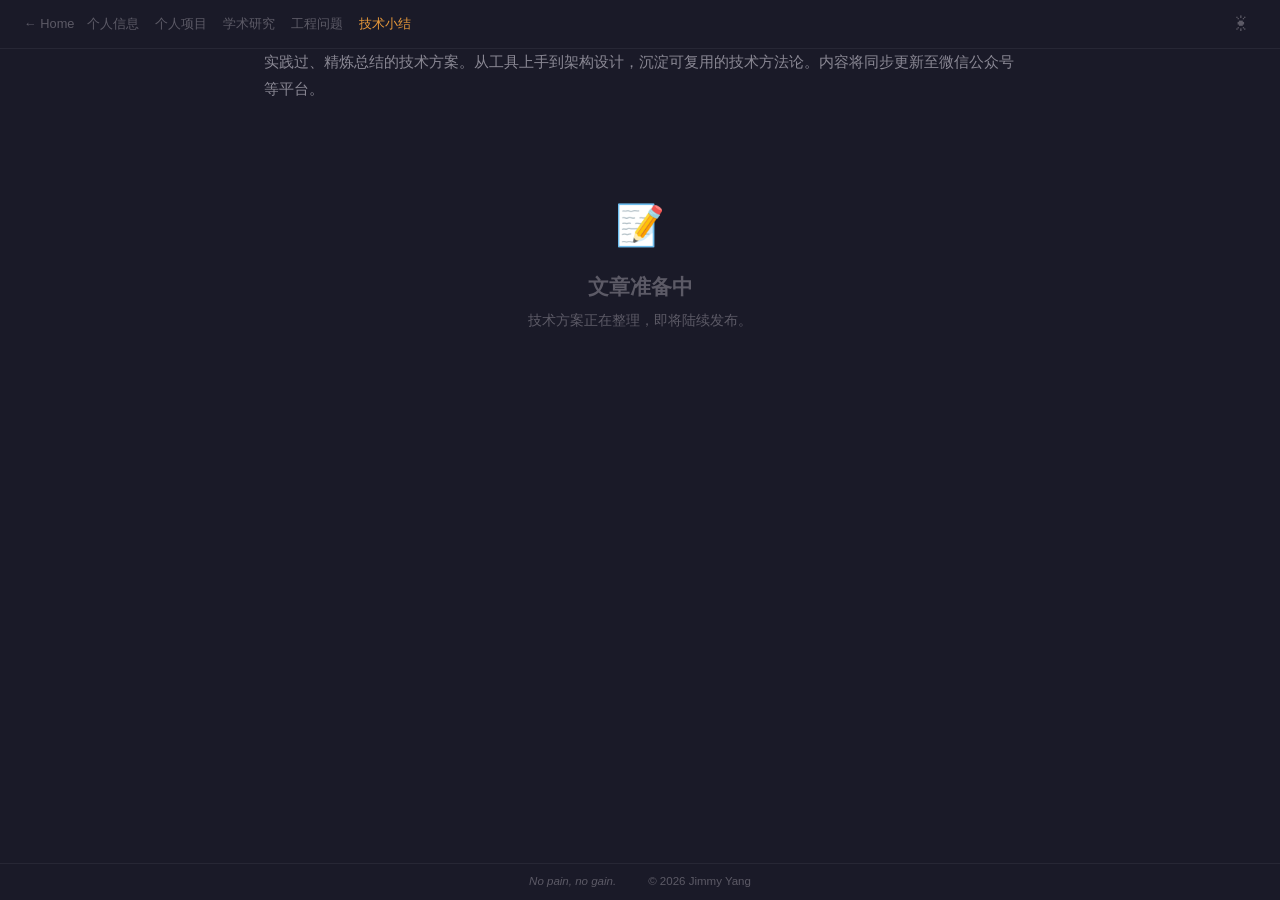
<file: notes/index.html>
<!DOCTYPE html>
<html lang="zh-CN" data-theme="light">
<head>
  <meta charset="UTF-8">
  <meta name="viewport" content="width=device-width, initial-scale=1.0">
  <title>技术小结 — Jimmy Yang</title>
  <link rel="stylesheet" href="../style.css">
</head>
<body>
  <nav class="global-nav">
    <a href="../" class="global-nav-home">← Home</a>
    <div class="global-nav-links">
      <a href="../about/">个人信息</a>
      <a href="../projects/">个人项目</a>
      <a href="../research/">学术研究</a>
      <a href="../engineering/">工程问题</a>
      <a href="../notes/" class="active">技术小结</a>
    </div>
    <button class="theme-toggle" aria-label="Toggle theme" id="themeToggle">
      <span class="theme-icon-dark">☀</span>
      <span class="theme-icon-light">☾</span>
    </button>
  </nav>
  <main class="sub-page" style="padding-top:3rem;">

    <section class="content-block">
      <p>实践过、精炼总结的技术方案。从工具上手到架构设计，沉淀可复用的技术方法论。内容将同步更新至微信公众号等平台。</p>
    </section>

    <div class="placeholder">
      <div class="placeholder-icon">📝</div>
      <h2>文章准备中</h2>
      <p>技术方案正在整理，即将陆续发布。</p>
    </div>

  </main>

  <footer class="global-footer">
    <span class="footer-motto">No pain, no gain.</span>
    <span class="footer-copy">&copy; 2026 Jimmy Yang</span>
  </footer>

  <script src="../script.js"></script>
</body>
</html>
</file>
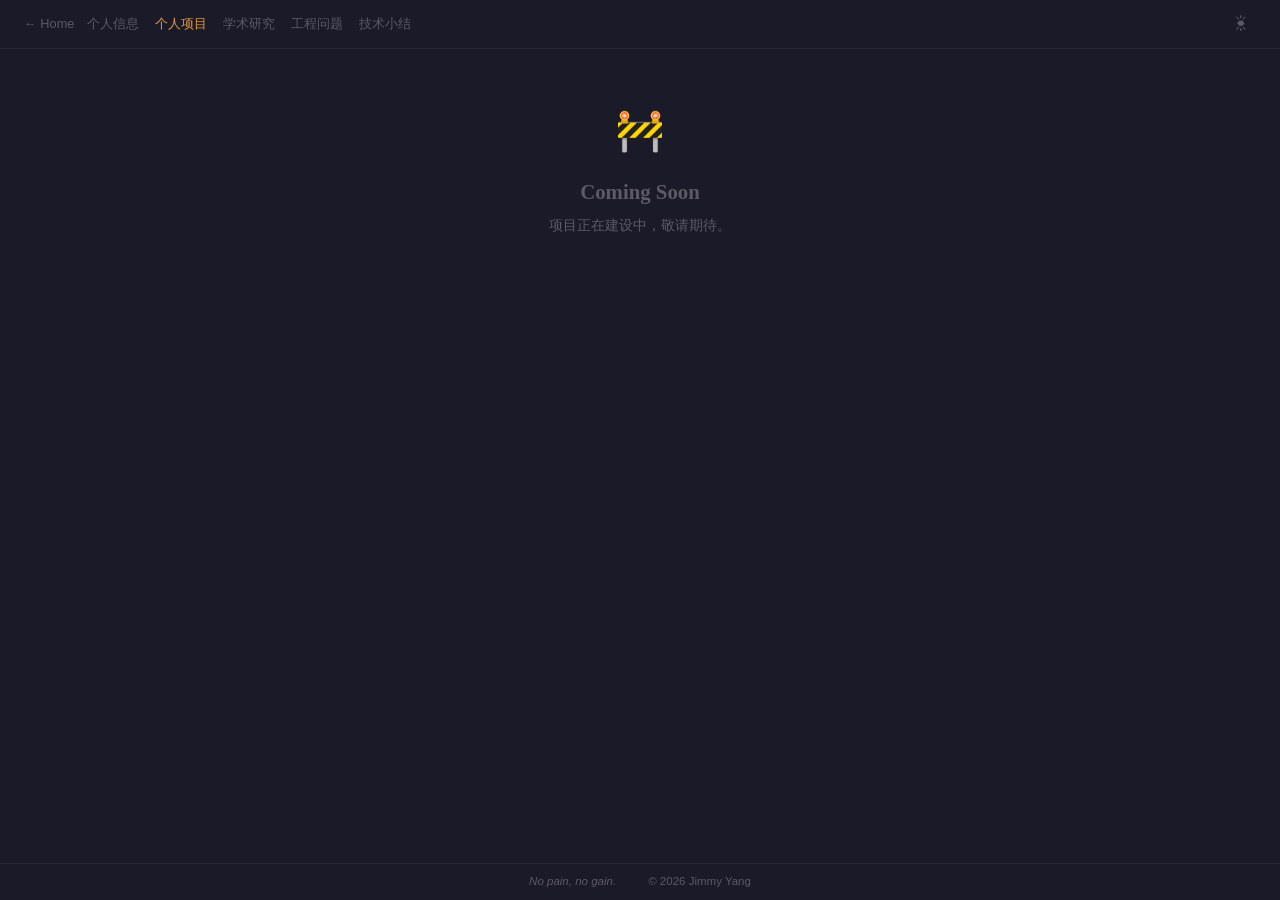
<file: projects/index.html>
<!DOCTYPE html>
<html lang="zh-CN" data-theme="light">
<head>
  <meta charset="UTF-8">
  <meta name="viewport" content="width=device-width, initial-scale=1.0">
  <title>个人项目 — Jimmy Yang</title>
  <link rel="stylesheet" href="../style.css">
</head>
<body>
  <nav class="global-nav">
    <a href="../" class="global-nav-home">← Home</a>
    <div class="global-nav-links">
      <a href="../about/">个人信息</a>
      <a href="../projects/" class="active">个人项目</a>
      <a href="../research/">学术研究</a>
      <a href="../engineering/">工程问题</a>
      <a href="../notes/">技术小结</a>
    </div>
    <button class="theme-toggle" aria-label="Toggle theme" id="themeToggle">
      <span class="theme-icon-dark">☀</span>
      <span class="theme-icon-light">☾</span>
    </button>
  </nav>
  <main class="sub-page" style="padding-top:3rem;">

    <div class="placeholder">
      <div class="placeholder-icon">🚧</div>
      <h2>Coming Soon</h2>
      <p>项目正在建设中，敬请期待。</p>
    </div>

  </main>

  <footer class="global-footer">
    <span class="footer-motto">No pain, no gain.</span>
    <span class="footer-copy">&copy; 2026 Jimmy Yang</span>
  </footer>

  <script src="../script.js"></script>
</body>
</html>
</file>
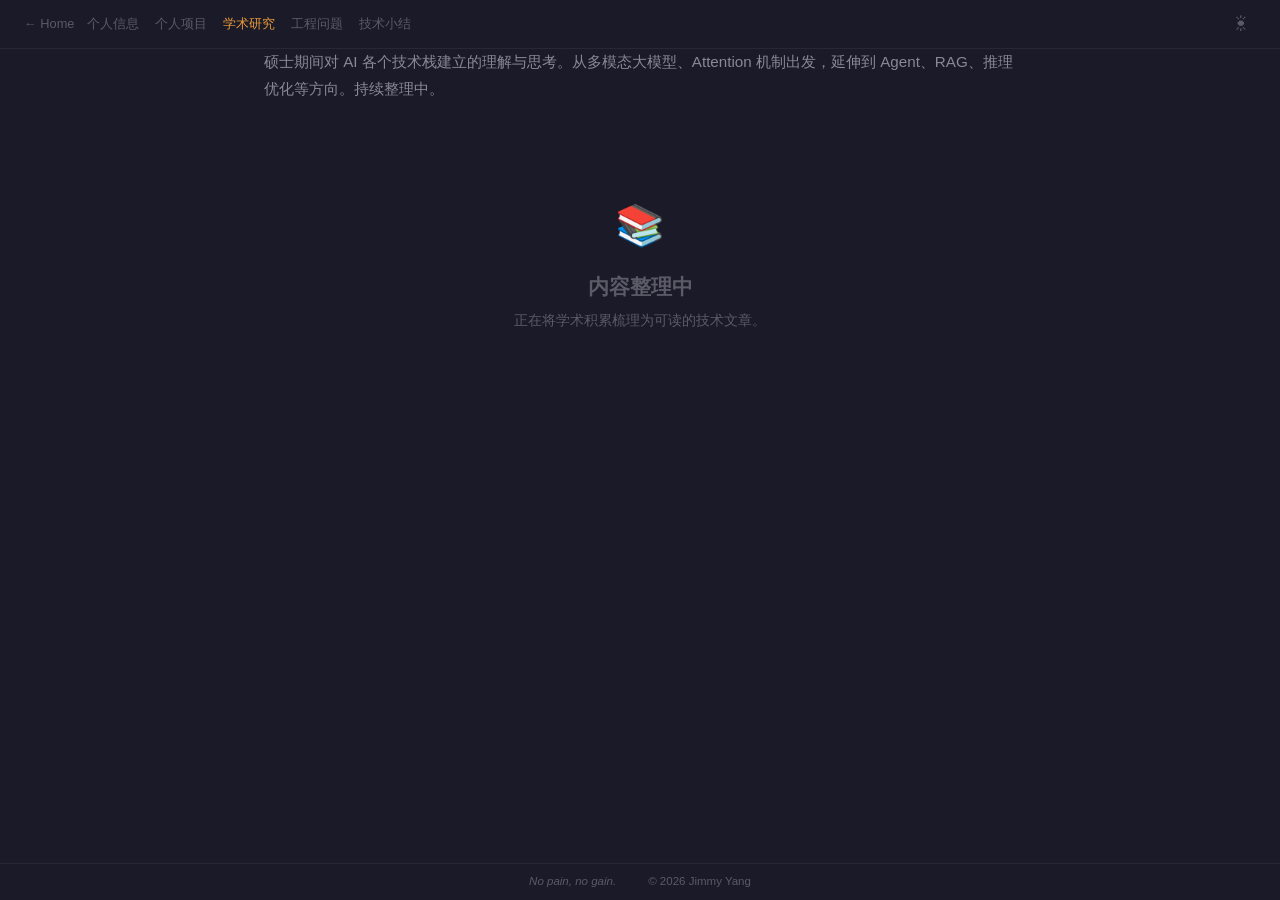
<file: research/index.html>
<!DOCTYPE html>
<html lang="zh-CN" data-theme="light">
<head>
  <meta charset="UTF-8">
  <meta name="viewport" content="width=device-width, initial-scale=1.0">
  <title>学术研究 — Jimmy Yang</title>
  <link rel="stylesheet" href="../style.css">
</head>
<body>
  <nav class="global-nav">
    <a href="../" class="global-nav-home">← Home</a>
    <div class="global-nav-links">
      <a href="../about/">个人信息</a>
      <a href="../projects/">个人项目</a>
      <a href="../research/" class="active">学术研究</a>
      <a href="../engineering/">工程问题</a>
      <a href="../notes/">技术小结</a>
    </div>
    <button class="theme-toggle" aria-label="Toggle theme" id="themeToggle">
      <span class="theme-icon-dark">☀</span>
      <span class="theme-icon-light">☾</span>
    </button>
  </nav>
  <main class="sub-page" style="padding-top:3rem;">

    <section class="content-block">
      <p>硕士期间对 AI 各个技术栈建立的理解与思考。从多模态大模型、Attention 机制出发，延伸到 Agent、RAG、推理优化等方向。持续整理中。</p>
    </section>

    <div class="placeholder">
      <div class="placeholder-icon">📚</div>
      <h2>内容整理中</h2>
      <p>正在将学术积累梳理为可读的技术文章。</p>
    </div>

  </main>

  <footer class="global-footer">
    <span class="footer-motto">No pain, no gain.</span>
    <span class="footer-copy">&copy; 2026 Jimmy Yang</span>
  </footer>

  <script src="../script.js"></script>
</body>
</html>
</file>
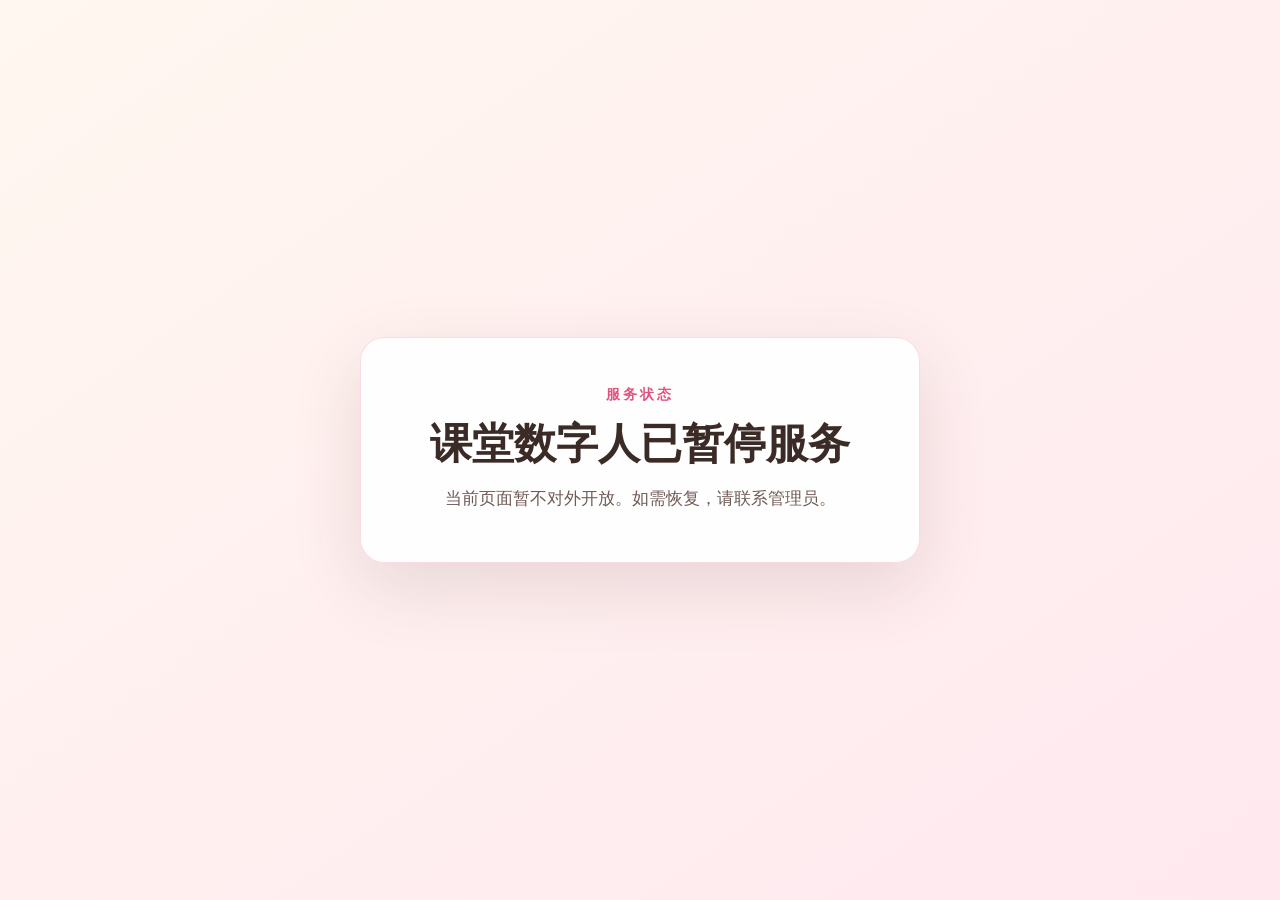
<file: traveling-chat/index.html>
<!DOCTYPE html>
<html lang="zh-CN">
<head><meta charset="utf-8" /><meta name="viewport" content="width=device-width, initial-scale=1" /><title>Traveling Chat · Lily 英语课堂</title><link rel="stylesheet" href="./app/styles.css" /></head>
<body class="service-offline">
<div class="offline-notice" role="status" aria-live="polite">
  <div class="offline-card">
    <div class="offline-label">服务状态</div>
    <h1>课堂数字人已暂停服务</h1>
    <p>当前页面暂不对外开放。如需恢复，请联系管理员。</p>
  </div>
</div>
<div id="file-warn" style="display:none;position:fixed;inset:0;z-index:9999;background:#FFF7F0;color:#3B2B26;font-family:'Microsoft YaHei',system-ui,sans-serif;padding:8vh 10vw;box-sizing:border-box">
  <div style="font-size:15px;font-weight:800;letter-spacing:2px;color:#E1527E">用错了打开方式</div>
  <div style="font-size:38px;font-weight:900;margin:14px 0 18px;line-height:1.25">不要双击 index.html</div>
  <div style="font-size:19px;line-height:1.9">
    这个页面必须由本地服务打开，直接双击文件时浏览器会禁止加载脚本、调用麦克风和访问模型接口，
    所以看起来是“刷新没反应”。<br /><br />
    正确做法：回到文件夹，双击 <b style="color:#E1527E">启动数字人.bat</b>，
    它会自动开服务并打开页面（地址是 <code style="background:#FFE6D6;padding:2px 6px;border-radius:6px">http://127.0.0.1:7788/</code>）。
  </div>
</div>

<div class="stage">
  <aside class="avatar-panel">
    <div class="avatar-card">
      <div class="avatar-glow"></div>
      <img class="avatar-img avatar-idle" src="./assets/lily-listening.webp?v=smile-smooth-1" alt="Lily 正在聆听" />
      <img class="avatar-img avatar-talk" src="./assets/lily-speaking.webp?v=normal-3" alt="" aria-hidden="true" />
      <div class="subtitle" id="subtitle"></div>
      <div class="wave" aria-hidden="true"><span></span><span></span><span></span><span></span><span></span></div>
    </div>
    <div class="id-row"><div class="state" id="state"><i class="dot"></i><span>准备好了</span></div></div>
  </aside>
  <main class="chat-panel">
    <header class="topbar"><div class="brand-title">寒假出游 · 交通方式</div><div class="top-actions"><span id="mode-badge" class="mode-badge">检查模型中…</span><button class="icon-btn" id="btn-fullscreen" title="全屏">⛶</button></div></header>
    <div class="chat" id="chat" aria-live="polite"></div>
    <div class="controls"><button id="mic" class="mic" title="点击开始或结束说话（空格键）"><span class="mic-ico">🎤</span><span class="mic-txt">点击说话</span></button><div class="type-row"><input id="typed" type="text" autocomplete="off" placeholder="也可以打字，按回车发送" /><button id="send" class="send">发送</button></div></div>
  </main>
</div>
<div class="toast" id="toast" hidden></div>
<script>
  // 直接双击 index.html 时 file:// 下 ES module / fetch / 麦克风都会被浏览器拦掉，
  // 这里先给出明确提示，免得看到"空白页面 / 刷新没反应"。
  if (location.protocol === 'file:') {
    document.getElementById('file-warn').style.display = 'block';
  }
</script>
<script src="./app/config.js?v=fc-1"></script>
<script type="module" src="./app/app.js"></script>
</body></html>
</file>
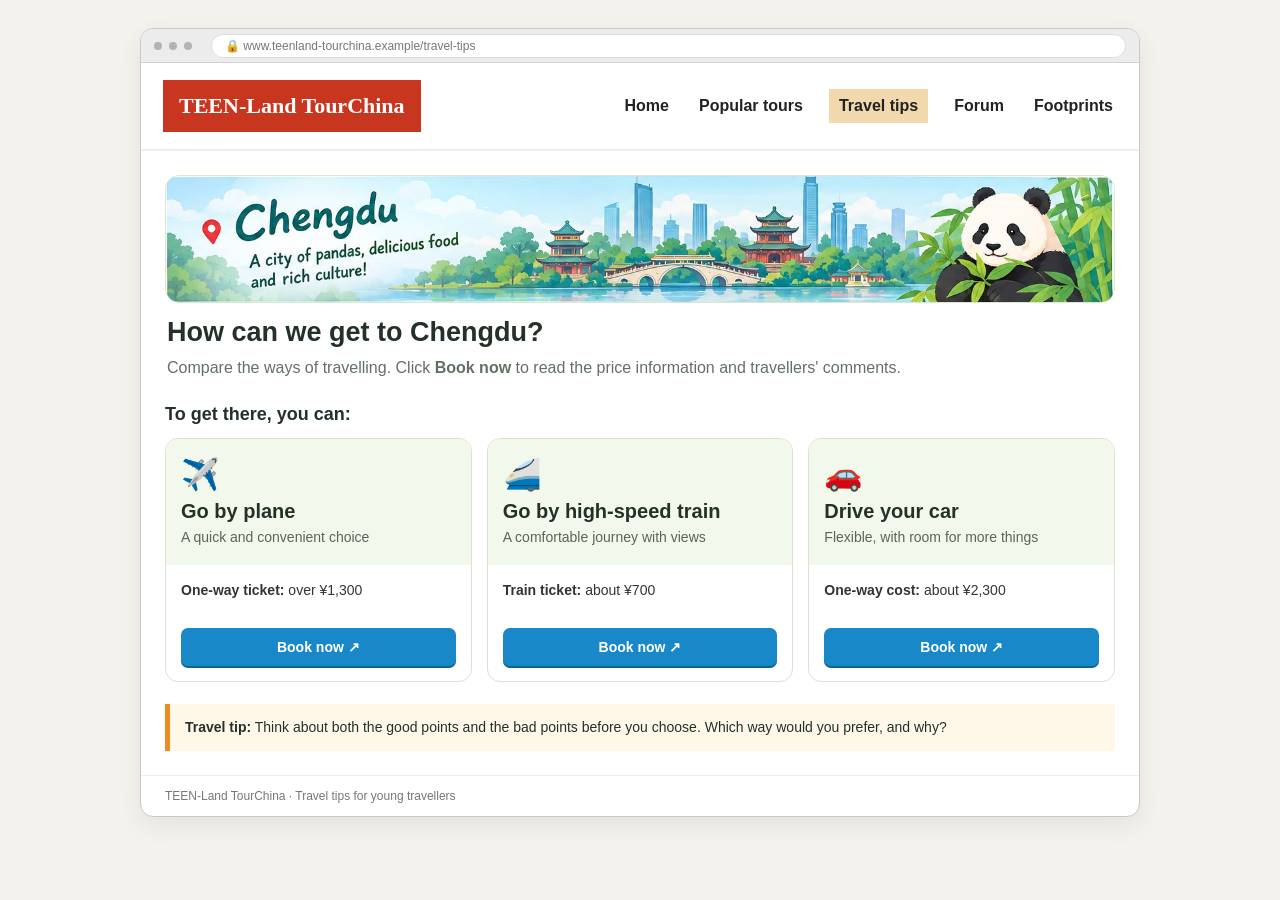
<file: traveling/index.html>
<!doctype html>
<html lang="en">
<head>
  <meta charset="utf-8">
  <meta name="viewport" content="width=device-width, initial-scale=1">
  <meta name="description" content="A Grade 6 speaking lesson about ways of travelling.">
  <title>Ways of Traveling | Grade 6</title>
  <style>
    :root{--ink:#203229;--green:#568b5e;--leaf:#eaf4e8;--orange:#ec8a27;--paper:#fffdf7;--red:#c94d38}*{box-sizing:border-box}body{margin:0;background:linear-gradient(135deg,#eef7ed,#fdf7e9);color:var(--ink);font:16px/1.55 Arial,sans-serif}.wrap{max-width:1050px;margin:auto;padding:28px 20px 44px}header{background:var(--green);color:#fff;border-radius:22px;padding:34px;box-shadow:0 10px 30px #30553628}.tag{display:inline-block;background:#ffffff2b;border:1px solid #ffffff52;border-radius:999px;padding:4px 12px;font-size:.85rem;font-weight:bold;letter-spacing:.04em}h1{font:700 clamp(2rem,5vw,3.5rem)/1.05 Georgia,serif;margin:14px 0 10px}.lead{margin:0;max-width:680px;font-size:1.08rem}.lesson{background:var(--paper);border-radius:22px;margin-top:24px;padding:28px;box-shadow:0 8px 25px #213c2316}.prompt{border-left:5px solid var(--orange);padding:4px 0 4px 16px;margin:0 0 24px;font-size:1.1rem}.cards{display:grid;grid-template-columns:repeat(3,1fr);gap:18px}.card{border:1px solid #d6e4d2;border-radius:18px;overflow:hidden;background:#fff;display:flex;flex-direction:column}.top{background:var(--leaf);padding:22px}.icon{font-size:2.6rem}.card h2{font:700 1.45rem Georgia,serif;margin:7px 0}.card p{margin:0;color:#526258}.bottom{padding:20px;display:flex;flex-direction:column;gap:14px;flex:1}.price{font-size:.92rem}.price b{color:var(--red);font-size:1.05rem}button{margin-top:auto;cursor:pointer;border:0;border-radius:9px;background:#197cb6;color:white;font-weight:bold;padding:12px 14px;font-size:1rem}button:hover{background:#12618f}.tip{margin-top:25px;border-radius:14px;background:#fff5dd;padding:16px 18px}.tip b{color:#9d5708}.dialog{position:fixed;inset:0;display:none;place-items:center;padding:18px;background:#163524a6}.dialog.show{display:grid}.modal{width:min(580px,100%);background:#fff;border-radius:20px;overflow:hidden;box-shadow:0 22px 60px #0006}.modal header{border-radius:0;padding:18px 22px;display:flex;justify-content:space-between;align-items:center}.modal h2{font:700 1.5rem Georgia,serif;margin:0}.close{margin:0;background:#ffffff27;padding:5px 11px;font-size:1.4rem}.content{padding:22px}.cost{background:var(--leaf);padding:15px;border-radius:12px}.pros,.cons{padding:13px 15px;border-radius:10px;margin-top:12px}.pros{background:#eef7e9;border-left:4px solid #66a555}.cons{background:#fff0e9;border-left:4px solid #d97545}.line{margin-top:16px;background:#f4f5f2;padding:14px;border-radius:10px}.foot{text-align:center;color:#607166;font-size:.9rem;margin:20px 0 0}@media(max-width:720px){.wrap{padding:16px}.lesson{padding:20px}.cards{grid-template-columns:1fr}header{padding:26px}}
  </style>
</head>
<body>
<style>.original-course{position:fixed;inset:0;width:100%;height:100%;border:0;z-index:10;background:#fff}</style>
<iframe class="original-course" title="Ways of Traveling — Grade 6 speaking lesson" src="../temp/travel_to_chengdu_webpage.html"></iframe>
  <main class="wrap">
    <header><span class="tag">GRADE 6 · SPEAKING</span><h1>Ways of Traveling</h1><p class="lead">How can we get to Chengdu? Compare three ways of travelling, then choose your favourite and explain why.</p></header>
    <section class="lesson" aria-label="Travel options">
      <p class="prompt"><b>Speaking task:</b> Click a travel card. Read the information and use the useful lines to discuss your choice with a partner.</p>
      <div class="cards">
        <article class="card"><div class="top"><div class="icon">✈️</div><h2>Go by plane</h2><p>A quick and convenient choice.</p></div><div class="bottom"><div class="price"><b>Over ¥1,300</b><br>One-way ticket</div><button data-way="plane">See details</button></div></article>
        <article class="card"><div class="top"><div class="icon">🚄</div><h2>Go by high-speed train</h2><p>A comfortable journey with views.</p></div><div class="bottom"><div class="price"><b>About ¥700</b><br>Train ticket</div><button data-way="train">See details</button></div></article>
        <article class="card"><div class="top"><div class="icon">🚗</div><h2>Drive a car</h2><p>Flexible, with room for more things.</p></div><div class="bottom"><div class="price"><b>About ¥2,300</b><br>One-way cost</div><button data-way="car">See details</button></div></article>
      </div>
      <div class="tip"><b>Travel tip:</b> Think about both the good points and the bad points. Which way would you prefer, and why?</div>
    </section>
    <p class="foot">Travel speaking practice · Grade 6</p>
  </main>
  <div class="dialog" id="dialog" role="dialog" aria-modal="true" aria-labelledby="title"><section class="modal"><header><h2 id="title"></h2><button class="close" aria-label="Close">×</button></header><div class="content" id="content"></div></section></div>
  <script>
    const data={plane:{title:'✈️ Go by plane',price:'Over ¥1,300',note:'A one-way ticket.',good:'Fast and convenient.',bad:'It is expensive, especially for three people.',line:'“Shall we go by plane? It’s fast.” / “I’m afraid it’s a little too expensive.”'},train:{title:'🚄 Go by high-speed train',price:'About ¥700',note:'A train ticket.',good:'Comfortable. You can enjoy the view on the way.',bad:'It takes about 12 hours.',line:'“How about going by train?” / “That’s better.”'},car:{title:'🚗 Drive a car',price:'About ¥2,300',note:'Estimated fuel and expressway tolls for one way.',good:'You can feel free and carry more things.',bad:'It takes about 20 hours.',line:'“Shall we go by car?” / “We can carry more things, but the journey takes about 20 hours.”'}};
    const dialog=document.querySelector('#dialog'),title=document.querySelector('#title'),content=document.querySelector('#content');
    document.querySelectorAll('[data-way]').forEach(b=>b.onclick=()=>{const d=data[b.dataset.way];title.textContent=d.title;content.innerHTML=`<div class="cost"><b>Price information</b><br><strong>${d.price}</strong><br><small>${d.note}</small></div><div class="pros"><b>😊 Good points:</b> ${d.good}</div><div class="cons"><b>🙁 Bad points:</b> ${d.bad}</div><div class="line"><b>Useful lines for your role-play</b><br>${d.line}</div>`;dialog.classList.add('show')});
    const close=()=>dialog.classList.remove('show');document.querySelector('.close').onclick=close;dialog.onclick=e=>{if(e.target===dialog)close()};document.onkeydown=e=>{if(e.key==='Escape')close()};
  </script>
</body>
</html>
</file>
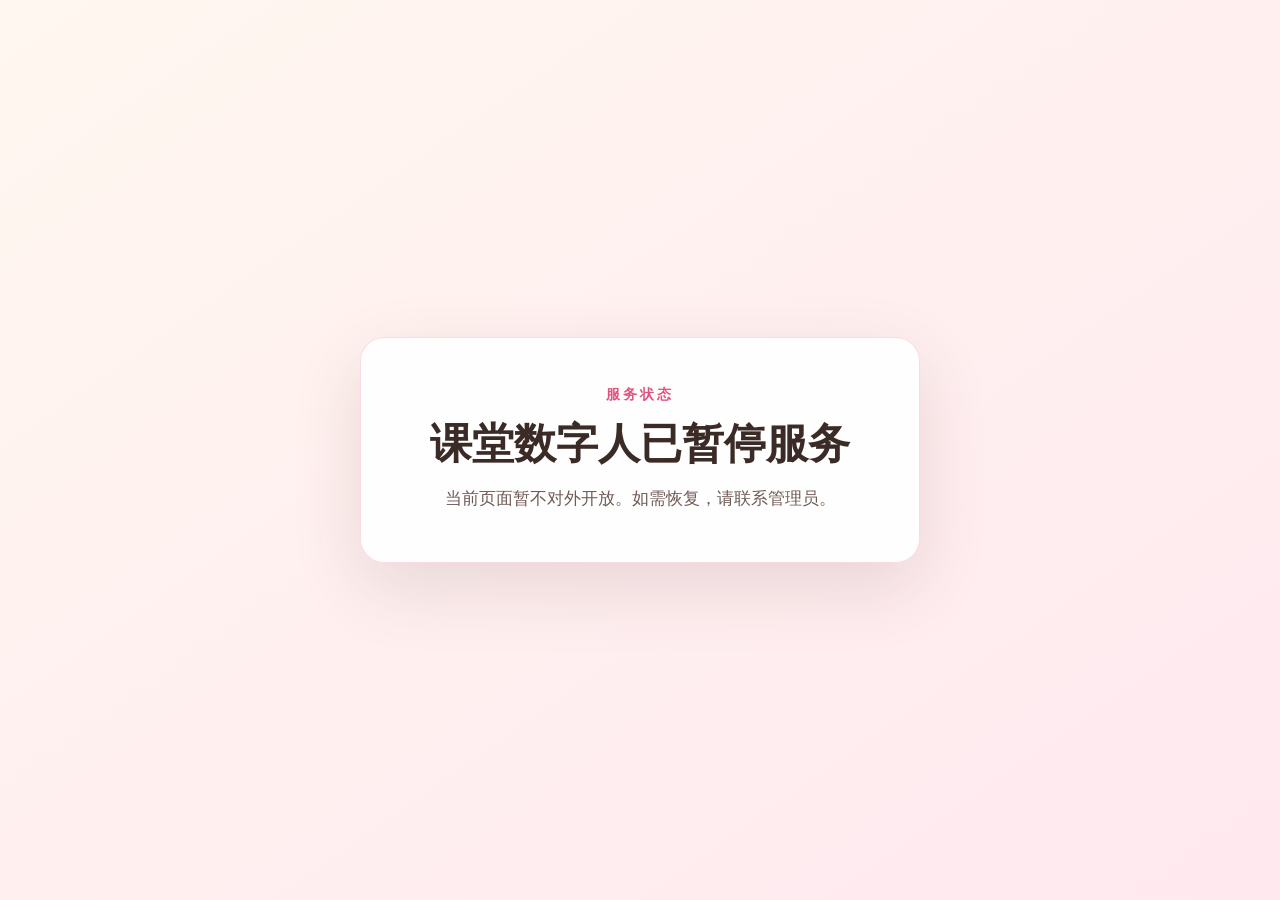
<file: traveling-chat/app/index.html>
<!DOCTYPE html>
<html lang="zh-CN">
<head><meta charset="utf-8" /><meta name="viewport" content="width=device-width, initial-scale=1" /><title>Traveling Chat · Lily 英语课堂</title><link rel="stylesheet" href="./styles.css" /></head>
<body class="service-offline">
<div class="offline-notice" role="status" aria-live="polite">
  <div class="offline-card">
    <div class="offline-label">服务状态</div>
    <h1>课堂数字人已暂停服务</h1>
    <p>当前页面暂不对外开放。如需恢复，请联系管理员。</p>
  </div>
</div>
<div id="file-warn" style="display:none;position:fixed;inset:0;z-index:9999;background:#FFF7F0;color:#3B2B26;font-family:'Microsoft YaHei',system-ui,sans-serif;padding:8vh 10vw;box-sizing:border-box">
  <div style="font-size:15px;font-weight:800;letter-spacing:2px;color:#E1527E">用错了打开方式</div>
  <div style="font-size:38px;font-weight:900;margin:14px 0 18px;line-height:1.25">不要双击 index.html</div>
  <div style="font-size:19px;line-height:1.9">
    这个页面必须由本地服务打开，直接双击文件时浏览器会禁止加载脚本、调用麦克风和访问模型接口，
    所以看起来是“刷新没反应”。<br /><br />
    正确做法：回到文件夹，双击 <b style="color:#E1527E">启动数字人.bat</b>，
    它会自动开服务并打开页面（地址是 <code style="background:#FFE6D6;padding:2px 6px;border-radius:6px">http://127.0.0.1:7788/</code>）。
  </div>
</div>

<div class="stage">
  <aside class="avatar-panel">
    <div class="avatar-card">
      <div class="avatar-glow"></div>
      <img class="avatar-img avatar-idle" src="../assets/lily-listening.webp?v=smile-smooth-1" alt="Lily 正在聆听" />
      <img class="avatar-img avatar-talk" src="../assets/lily-speaking.webp?v=normal-3" alt="" aria-hidden="true" />
      <div class="subtitle" id="subtitle"></div>
      <div class="wave" aria-hidden="true"><span></span><span></span><span></span><span></span><span></span></div>
    </div>
    <div class="id-row"><div class="state" id="state"><i class="dot"></i><span>准备好了</span></div></div>
  </aside>
  <main class="chat-panel">
    <header class="topbar"><div class="brand-title">寒假出游 · 交通方式</div><div class="top-actions"><span id="mode-badge" class="mode-badge">检查模型中…</span><button class="icon-btn" id="btn-fullscreen" title="全屏">⛶</button></div></header>
    <div class="chat" id="chat" aria-live="polite"></div>
    <div class="controls"><button id="mic" class="mic" title="点击开始或结束说话（空格键）"><span class="mic-ico">🎤</span><span class="mic-txt">点击说话</span></button><div class="type-row"><input id="typed" type="text" autocomplete="off" placeholder="也可以打字，按回车发送" /><button id="send" class="send">发送</button></div></div>
  </main>
</div>
<div class="toast" id="toast" hidden></div>
<script>
  // 直接双击 index.html 时 file:// 下 ES module / fetch / 麦克风都会被浏览器拦掉，
  // 这里先给出明确提示，免得看到"空白页面 / 刷新没反应"。
  if (location.protocol === 'file:') {
    document.getElementById('file-warn').style.display = 'block';
  }
</script>
<script src="./config.js?v=fc-1"></script>
<script type="module" src="./app.js"></script>
</body></html>
</file>
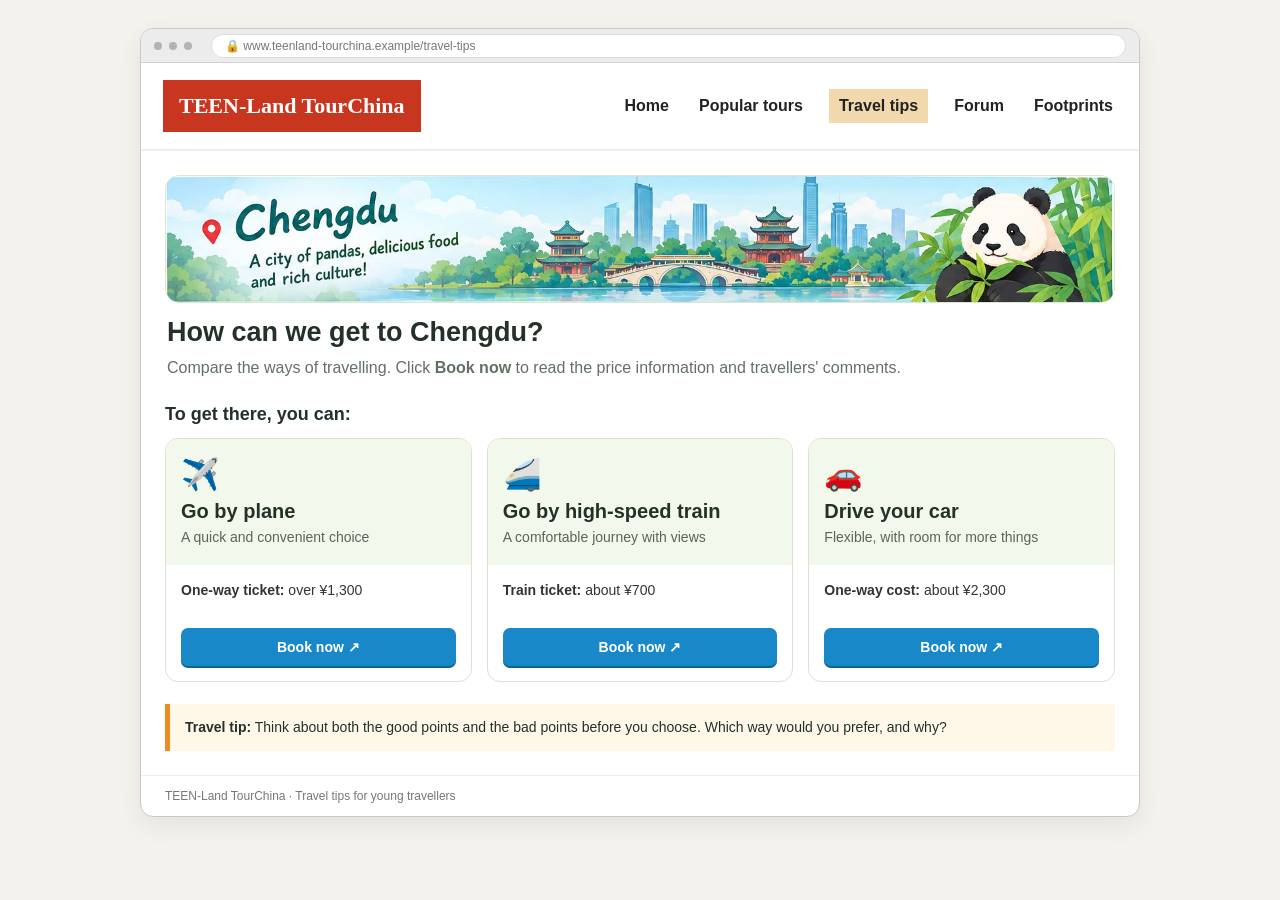
<file: temp/travel_to_chengdu_webpage.html>
<!DOCTYPE html>
<html lang="en">
<head>
<meta charset="UTF-8">
<meta name="viewport" content="width=device-width, initial-scale=1.0">
<title>TEEN-Land TourChina | Travel Tips</title>
<style>
:root{--red:#c93620;--orange:#ee8a20;--green:#6c9f48;--pale:#f3f8ed;--ink:#243128;--muted:#647064}
*{box-sizing:border-box}body{margin:0;background:#f4f2ed;color:var(--ink);font-family:Arial,Helvetica,sans-serif}
.browser{max-width:1000px;margin:28px auto;background:#fff;border:1px solid #c9c9c9;border-radius:13px;overflow:hidden;box-shadow:0 8px 26px #00000012}
.browserbar{height:34px;background:#ececec;border-bottom:1px solid #d1d1d1;display:flex;align-items:center;gap:7px;padding:0 13px}
.dot{width:8px;height:8px;border-radius:50%;background:#b3b3b3}.address{margin-left:12px;background:white;color:#777;border:1px solid #ddd;border-radius:12px;padding:4px 13px;font-size:12px;flex:1}
header{display:flex;align-items:center;justify-content:space-between;gap:16px;padding:17px 22px;border-bottom:2px solid #eee;flex-wrap:wrap}
.brand{background:var(--red);color:white;font-family:Georgia,serif;font-weight:bold;font-size:22px;padding:13px 16px}
nav{display:flex;flex-wrap:wrap;gap:22px;color:#222;font-weight:600}nav span{padding:8px 4px}nav .active{background:#f1d8ad;padding:8px 10px}
main{padding:24px}.intro{display:block;margin-bottom:24px}.city-art{width:100%;height:auto;display:block;aspect-ratio:7.4/1;object-fit:cover;border-radius:14px;border:1px solid #d9e8d0}.intro-copy{padding:14px 2px 0}
h1{margin:0 0 8px;font-size:27px}.sub{margin:0;color:var(--muted);line-height:1.5}.section-label{font-size:18px;font-weight:bold;margin:18px 0 13px}
.ways{display:grid;grid-template-columns:repeat(3,minmax(0,1fr));gap:15px}.way{border:1px solid #d9e3d1;border-radius:13px;overflow:hidden;background:white;display:flex;flex-direction:column}
.way-top{background:var(--pale);padding:17px 15px;min-height:120px}.emoji{font-size:31px}.way h2{margin:7px 0 5px;font-size:20px}.short{color:#596558;font-size:14px;line-height:1.4}
.way-bottom{padding:15px;margin-top:auto}.price{font-size:14px;min-height:38px;color:#333;line-height:1.45}
button{cursor:pointer;border:0;border-radius:7px;padding:11px 15px;font-weight:bold;font-size:14px}.book{background:#1988c9;color:#fff;width:100%;margin-top:10px;box-shadow:0 2px 0 #0e6395}.book:hover{background:#116fa7}
.hint{margin-top:22px;background:#fff8e9;border-left:5px solid var(--orange);padding:13px 15px;line-height:1.5;font-size:14px}footer{border-top:1px solid #eee;color:#777;font-size:12px;padding:13px 24px}
.modal-backdrop{position:fixed;inset:0;background:#10201599;display:none;align-items:center;justify-content:center;padding:18px;z-index:5}.modal-backdrop.show{display:flex}
.modal{width:min(570px,100%);background:white;border-radius:16px;overflow:hidden;box-shadow:0 18px 55px #0004;animation:pop .16s ease-out}
@keyframes pop{from{transform:translateY(8px);opacity:.5}to{transform:translateY(0);opacity:1}}
.modal-head{padding:18px 21px;background:var(--green);color:white;display:flex;align-items:center;justify-content:space-between;gap:12px}.modal-head h2{margin:0;font-size:23px}.close{background:#ffffff30;color:white;font-size:21px;padding:4px 10px}
.modal-body{padding:20px 22px 22px}.price-box{background:#f5f8f1;border:1px solid #dce7d4;border-radius:10px;padding:14px 15px;margin-bottom:18px}
.price-label{font-size:12px;text-transform:uppercase;letter-spacing:.08em;color:#687463;font-weight:bold}.price-value{font-size:25px;font-weight:bold;margin-top:4px;color:#263a22}.price-note{font-size:13px;color:#677064;margin-top:5px;line-height:1.4}
.reviews-title{font-size:17px;font-weight:bold;margin:0 0 10px}.review{padding:12px 13px;border-radius:9px;margin:8px 0;line-height:1.45}.good{background:#eff7e9;border-left:4px solid #7aa958}.bad{background:#fff1e9;border-left:4px solid #df8851}.review b{display:inline-block;margin-right:6px}
.roleplay{margin-top:17px;background:#f5f5f5;border-radius:9px;padding:13px 14px;font-size:14px;line-height:1.5}.roleplay b{color:var(--red)}.modal-actions{display:flex;gap:10px;margin-top:17px}.secondary{background:#ecefea;color:#33402f}.primary{background:var(--red);color:white;flex:1}
@media(max-width:720px){.browser{margin:0;border-radius:0}header,main{padding:16px}.brand{font-size:18px}nav{gap:9px;font-size:13px}.intro{align-items:flex-start}.city-art{width:100%;aspect-ratio:4/1;height:auto}h1{font-size:22px}.ways{grid-template-columns:1fr}.way-top{min-height:0}}
</style>
</head>
<body>
<div class="browser">
  <div class="browserbar"><span class="dot"></span><span class="dot"></span><span class="dot"></span><div class="address">🔒 www.teenland-tourchina.example/travel-tips</div></div>
  <header><div class="brand">TEEN-Land TourChina</div><nav><span>Home</span><span>Popular tours</span><span class="active">Travel tips</span><span>Forum</span><span>Footprints</span></nav></header>
  <main>
    <div class="intro"><img class="city-art" alt="Chengdu skyline, traditional Chinese pavilions and a giant panda among bamboo" src="[data-uri]"><div class="intro-copy"><h1>How can we get to Chengdu?</h1><p class="sub">Compare the ways of travelling. Click <b>Book now</b> to read the price information and travellers' comments.</p></div></div>
    <div class="section-label">To get there, you can:</div>
    <div class="ways">
      <article class="way"><div class="way-top"><div class="emoji">✈️</div><h2>Go by plane</h2><div class="short">A quick and convenient choice</div></div><div class="way-bottom"><div class="price"><b>One-way ticket:</b> over ¥1,300</div><button class="book" onclick="openDetails('plane')">Book now ↗</button></div></article>
      <article class="way"><div class="way-top"><div class="emoji">🚄</div><h2>Go by high-speed train</h2><div class="short">A comfortable journey with views</div></div><div class="way-bottom"><div class="price"><b>Train ticket:</b> about ¥700</div><button class="book" onclick="openDetails('train')">Book now ↗</button></div></article>
      <article class="way"><div class="way-top"><div class="emoji">🚗</div><h2>Drive your car</h2><div class="short">Flexible, with room for more things</div></div><div class="way-bottom"><div class="price"><b>One-way cost:</b> about ¥2,300</div><button class="book" onclick="openDetails('car')">Book now ↗</button></div></article>
    </div>
    <div class="hint"><b>Travel tip:</b> Think about both the good points and the bad points before you choose. Which way would you prefer, and why?</div>
  </main>
  <footer>TEEN-Land TourChina · Travel tips for young travellers</footer>
</div>
<div class="modal-backdrop" id="modalBackdrop" role="dialog" aria-modal="true" aria-labelledby="modalTitle" onclick="backdropClose(event)">
  <section class="modal"><div class="modal-head"><h2 id="modalTitle">Traveller comments</h2><button class="close" aria-label="Close" onclick="closeDetails()">×</button></div><div class="modal-body" id="modalContent"></div></section>
</div>
<script>
const details={
plane:{title:"✈️ Go by plane",price:"Over ¥1,300",note:"One-way ticket price mentioned in Lu Yao and her father's conversation.",good:"Fast and convenient.",bad:"Expensive. A one-way ticket costs over ¥1,300, so it may cost a lot for three people.",line:"“Shall we go by plane? It's fast.” / “I'm afraid it's a little too expensive.”"},
train:{title:"🚄 Go by high-speed train",price:"About ¥700",note:"Ticket price mentioned in the conversation. The table says the journey takes about 12 hours.",good:"Comfortable. You can enjoy the view on the way.",bad:"A little slow. The journey takes about 12 hours.",line:"“How about going by train? A train ticket is about 700 yuan.” / “That's better.”"},
car:{title:"🚗 Drive your car",price:"About ¥2,300 one way",note:"Estimated fuel and expressway tolls for a regular petrol car from Shanghai to Chengdu. The actual cost depends on the route, fuel consumption and current prices.",good:"You can feel free and carry more things.",bad:"Too slow. The journey takes about 20 hours.",line:"“Shall we go by car?” / “We can carry more things, but the journey takes about 20 hours.”"}
};
function openDetails(key){
 const d=details[key];
 document.getElementById("modalTitle").textContent=d.title;
 document.getElementById("modalContent").innerHTML=`
 <div class="price-box"><div class="price-label">Price information</div><div class="price-value">${d.price}</div><div class="price-note">${d.note}</div></div>
 <h3 class="reviews-title">Travellers' comments</h3>
 <div class="review good"><b>😊 Good points</b>${d.good}</div>
 <div class="review bad"><b>🙁 Bad points</b>${d.bad}</div>
 <div class="roleplay"><b>Useful lines for your role-play</b><br>${d.line}</div>
 <div class="modal-actions"><button class="secondary" onclick="closeDetails()">Back to the website</button><button class="primary" onclick="closeDetails()">Choose this way</button></div>`;
 document.getElementById("modalBackdrop").classList.add("show");
}
function closeDetails(){document.getElementById("modalBackdrop").classList.remove("show")}
function backdropClose(event){if(event.target.id==="modalBackdrop")closeDetails()}
document.addEventListener("keydown",e=>{if(e.key==="Escape")closeDetails()});
</script>
</body>
</html>
</file>
<file: style.css>
/* ============================================================
   Jimmy Yang · Personal Hub
   Design: Cosmic — immersive particle universe
   ============================================================ */

/* --- CSS Variables (Theme) --------------------------------- */
:root {
  --bg: #0d0d14;
  --bg-elevated: #15151f;
  --bg-card: #1a1a28;
  --text-primary: #e6e4e0;
  --text-secondary: #8a8894;
  --text-muted: #5c5a66;
  --accent: #e8993a;
  --accent-glow: rgba(232, 153, 58, 0.15);
  --accent-subtle: rgba(232, 153, 58, 0.07);
  --border: rgba(255, 255, 255, 0.06);
  --border-strong: rgba(255, 255, 255, 0.1);
  --shadow-lg: 0 8px 32px rgba(0,0,0,0.5);
  --grid-color: rgba(255,255,255,0.015);
  --code-bg: rgba(232, 153, 58, 0.08);
  --code-text: #e8993a;
  --tag-bg: rgba(255,255,255,0.04);
  --tag-text: #b0aeb8;
}

[data-theme="light"] {
  --bg: #faf8f5;
  --bg-elevated: #f3f0eb;
  --bg-card: #ffffff;
  --text-primary: #1a1a24;
  --text-secondary: #5c5a66;
  --text-muted: #9a98a4;
  --accent: #c47a1e;
  --accent-glow: rgba(196, 122, 30, 0.08);
  --accent-subtle: rgba(196, 122, 30, 0.05);
  --border: rgba(0, 0, 0, 0.06);
  --border-strong: rgba(0, 0, 0, 0.12);
  --shadow-lg: 0 8px 32px rgba(0,0,0,0.08);
  --grid-color: rgba(0,0,0,0.015);
  --code-bg: rgba(196, 122, 30, 0.08);
  --code-text: #9b5e14;
  --tag-bg: rgba(0,0,0,0.04);
  --tag-text: #5c5a66;
}

/* --- Reset & Base ------------------------------------------ */
*, *::before, *::after { box-sizing: border-box; margin: 0; padding: 0; }

html { scroll-behavior: smooth; }

body {
  font-family: 'Microsoft YaHei', 'PingFang SC', 'Hiragino Sans GB', 'Segoe UI', sans-serif;
  background: var(--bg-card);
  color: var(--text-primary);
  line-height: 1.7;
  min-height: 100vh;
  overflow-x: hidden;
  transition: background 0.45s ease, color 0.45s ease;
}
body.cosmic { background: #000; transition: none; }

a { color: var(--accent); text-decoration: none; transition: opacity 0.2s; }
a:hover { opacity: 0.8; }
strong { color: var(--text-primary); font-weight: 600; }
em { font-style: italic; color: var(--accent); }

/* --- Typography -------------------------------------------- */
h1, h2, h3 {
  font-family: Georgia, 'Times New Roman', 'KaiTi', 'STKaiti', serif;
  line-height: 1.2;
}

/* ============================================================
   COSMIC HOMEPAGE
   ============================================================ */

/* Canvas */
#cosmicCanvas {
  position: fixed;
  inset: 0;
  z-index: 0;
  background: #000;
}

/* Text Overlay */
#overlay {
  position: fixed;
  inset: 0;
  z-index: 1;
  display: flex;
  flex-direction: column;
  align-items: center;
  justify-content: center;
  pointer-events: none;
  padding: 2rem;
}

.type-line {
  opacity: 0;
  transition: opacity 0.4s ease;
  text-align: center;
}
.type-line.visible { opacity: 1; }
.type-line.mono {
  font-family: Consolas, 'Courier New', monospace;
  font-size: 1rem;
  color: rgba(255,255,255,0.65);
  letter-spacing: 0.08em;
  min-height: 1.5em;
}
.type-line.serif {
  font-family: Georgia, 'Times New Roman', serif;
  font-size: clamp(2.5rem, 5vw, 4rem);
  font-weight: 700;
  color: #fff;
  letter-spacing: -0.02em;
  margin: 0.3rem 0;
}
.type-line.accent {
  color: var(--accent);
  font-size: 1.1rem;
  letter-spacing: 0.12em;
  text-transform: uppercase;
}

/* Blinking cursor */
.type-line.typing::after {
  content: '_';
  animation: blink 0.8s step-end infinite;
  color: var(--accent);
}
.type-line.typing.mono::after { color: var(--text-muted); }
.type-line.typing.serif::after { color: var(--accent); margin-left: 0.1em; }
@keyframes blink {
  50% { opacity: 0; }
}

/* Nebula Labels */
#nebulaLabels {
  position: fixed;
  inset: 0;
  z-index: 2;
  pointer-events: none;
}
.nebula-label {
  position: absolute;
  transform: translate(-50%, -50%);
  pointer-events: auto;
  cursor: pointer;
  opacity: 0;
  transition: opacity 0.8s ease, text-shadow 0.4s ease;
  font-family: 'Microsoft YaHei', 'PingFang SC', sans-serif;
  font-size: 0.85rem;
  font-weight: 700;
  color: #fff;
  letter-spacing: 0.06em;
  text-align: center;
  white-space: nowrap;
  text-shadow: 0 0 12px rgba(255,255,255,0.5), 0 0 30px rgba(255,255,255,0.2);
}
.nebula-label.visible { opacity: 0.9; }
.nebula-label:hover {
  opacity: 1;
  text-shadow: 0 0 20px #fff, 0 0 50px currentColor, 0 0 80px currentColor;
}

/* Screen Shake */
@keyframes shake {
  0%, 100% { transform: translate(0); }
  8%  { transform: translate(-16px, 10px); }
  16% { transform: translate(14px, -8px); }
  24% { transform: translate(-10px, -6px); }
  32% { transform: translate(12px, 8px); }
  40% { transform: translate(-8px, -12px); }
  50% { transform: translate(6px, 6px); }
  60% { transform: translate(-14px, 3px); }
  70% { transform: translate(10px, -4px); }
  80% { transform: translate(-6px, -2px); }
  90% { transform: translate(4px, 2px); }
}
.shaking {
  animation: shake 0.5s ease-out;
}

/* ============================================================
   THEME TOGGLE — icon only, no circle
   ============================================================ */
.theme-toggle {
  position: fixed;
  top: 1.5rem;
  right: 1.5rem;
  z-index: 1000;
  border: none;
  background: none;
  cursor: pointer;
  font-size: 1.3rem;
  display: flex;
  align-items: center;
  justify-content: center;
  width: 2rem;
  height: 2rem;
  transition: transform 0.25s, color 0.25s;
  color: var(--text-muted);
}
.theme-icon-dark, .theme-icon-light {
  position: absolute;
  transition: opacity 0.3s ease;
}
.theme-toggle:hover {
  transform: scale(1.2);
  color: var(--accent);
}
.theme-toggle::after {
  content: '';
  position: absolute;
  inset: -6px;
  border-radius: 50%;
  background: var(--accent);
  opacity: 0;
  transform: scale(0.8);
  transition: transform 0.5s ease, opacity 0.5s ease;
  z-index: -1;
}
.theme-toggle:active::after {
  transform: scale(3.5);
  opacity: 0.12;
}
[data-theme="dark"] .theme-icon-light { opacity: 0; pointer-events: none; }
[data-theme="light"] .theme-icon-dark { opacity: 0; pointer-events: none; }

/* ============================================================
   SUB-PAGE SHARED STYLES
   ============================================================ */
.sub-page {
  max-width: 800px;
  margin: 0 auto;
  padding: 2rem 1.5rem;
  transition: color 0.4s ease;
}
.sub-page * {
  transition: background 0.4s ease, color 0.4s ease, border-color 0.4s ease;
}
.sub-header {
  display: flex;
  align-items: center;
  gap: 1.5rem;
  margin-bottom: 3rem;
  padding-bottom: 1.5rem;
  border-bottom: 1px solid var(--border);
}
.sub-back {
  font-size: 0.85rem;
  color: var(--text-muted);
  transition: color 0.2s;
  white-space: nowrap;
}
.sub-back:hover { color: var(--accent); opacity: 1; }
.sub-section-title {
  font-family: Georgia, 'Times New Roman', serif;
  font-size: 1.6rem;
  color: var(--text-primary);
}
.sub-section-number {
  font-size: 0.8rem;
  color: var(--accent);
  margin-right: 0.5rem;
}

/* Section title with decorative line */
.section-title {
  font-size: 1.6rem;
  font-weight: 700;
  margin-bottom: 2rem;
  display: flex;
  align-items: baseline;
  gap: 0.5rem;
  color: var(--text-primary);
}
.section-title .section-number {
  font-size: 0.8rem;
  color: var(--accent);
  font-weight: 400;
}
.section-title::after {
  content: '';
  flex: 1;
  height: 1px;
  background: var(--border);
  align-self: center;
}

/* About intro grid */
.about-grid {
  display: grid;
  grid-template-columns: 1.5fr 1fr;
  gap: 3rem;
  align-items: start;
  margin-bottom: 3rem;
}
.about-text p {
  color: var(--text-secondary);
  margin-bottom: 1rem;
  font-size: 1rem;
}
.about-stats {
  display: grid;
  grid-template-columns: 1fr 1fr;
  gap: 0.75rem;
}
.stat {
  text-align: center;
  padding: 1.25rem 0.75rem;
  background: var(--bg-card);
  border: 1px solid var(--border);
  border-radius: 8px;
  transition: border-color 0.3s;
}
.stat:hover { border-color: var(--accent); }
.stat .stat-number {
  display: block;
  font-family: Georgia, 'Times New Roman', serif;
  font-size: 1.5rem;
  font-weight: 700;
  color: var(--accent);
  margin-bottom: 0.2rem;
}
.stat .stat-label {
  font-size: 0.72rem;
  color: var(--text-muted);
}

/* Timeline */
.timeline {
  position: relative;
  padding-left: 1.5rem;
  border-left: 1px solid var(--border);
  margin-left: 0.5rem;
}
.timeline-item {
  position: relative;
  padding-bottom: 2rem;
}
.timeline-item:last-child { padding-bottom: 0; }
.timeline-content h3 {
  font-size: 1.15rem;
  font-weight: 600;
  margin-bottom: 0.2rem;
}
.timeline-marker {
  position: absolute;
  left: -1.85rem;
  top: 0.35rem;
  width: 10px;
  height: 10px;
  border-radius: 50%;
  background: var(--bg-card);
  border: 2px solid var(--border-strong);
  transition: all 0.3s;
}
.timeline-item.current .timeline-marker {
  background: var(--accent);
  border-color: var(--accent);
  box-shadow: 0 0 8px var(--accent-glow);
}
.timeline-date {
  font-size: 0.78rem;
  color: var(--text-muted);
  margin-bottom: 0.3rem;
}
.timeline-title {
  font-family: Georgia, 'Times New Roman', serif;
  font-size: 1.05rem;
  margin-bottom: 0.15rem;
}
.timeline-org {
  color: var(--accent);
  font-size: 0.88rem;
  margin-bottom: 0.4rem;
}
.timeline-desc {
  color: var(--text-secondary);
  font-size: 0.88rem;
  line-height: 1.6;
}
.timeline-tag {
  display: inline-block;
  font-size: 0.7rem;
  padding: 0.2rem 0.6rem;
  border-radius: 3px;
  background: var(--tag-bg);
  color: var(--tag-text);
  margin-bottom: 0.5rem;
  text-transform: uppercase;
  letter-spacing: 0.05em;
}

/* Honor items */
.honor-item {
  display: flex;
  align-items: baseline;
  gap: 0.6rem;
  padding: 0.35rem 0;
  color: var(--text-secondary);
  font-size: 0.88rem;
}
.honor-item::before {
  content: '\25C6';
  font-size: 0.4rem;
  color: var(--accent);
  flex-shrink: 0;
  position: relative;
  top: -0.15rem;
}

/* Resume CTA */
.resume-cta {
  text-align: center;
  margin-top: 3.5rem;
  padding-top: 2.5rem;
  border-top: 1px solid var(--border);
}
.resume-cta-label {
  font-size: 0.7rem;
  color: var(--text-muted);
  text-transform: uppercase;
  letter-spacing: 0.1em;
  margin-bottom: 1rem;
}
.resume-cta .btn-resume {
  display: inline-flex;
  align-items: center;
  gap: 0.5rem;
  padding: 0.8rem 2.2rem;
  background: transparent;
  color: var(--accent) !important;
  border: 1px solid var(--accent);
  border-radius: 4px;
  font-size: 0.9rem;
  font-weight: 500;
  transition: all 0.3s;
  cursor: pointer;
  font-family: 'Microsoft YaHei', sans-serif;
  letter-spacing: 0.03em;
}
.resume-cta .btn-resume:hover {
  background: var(--accent);
  color: #fff !important;
  box-shadow: 0 4px 20px var(--accent-glow);
  opacity: 1 !important;
}

/* Sub-page content block */
.content-block {
  margin-bottom: 2.5rem;
}
.content-block h3 {
  font-size: 1.1rem;
  color: var(--accent);
  margin-bottom: 0.75rem;
}
.content-block p {
  color: var(--text-secondary);
  font-size: 0.95rem;
  line-height: 1.8;
  margin-bottom: 0.5rem;
}

/* Tag pills */
.tag {
  display: inline-block;
  padding: 0.25rem 0.65rem;
  font-size: 0.78rem;
  background: var(--tag-bg);
  color: var(--tag-text);
  border-radius: 4px;
  border: 1px solid var(--border);
  margin: 0.15rem;
}

/* Cards grid */
.card-grid {
  display: grid;
  grid-template-columns: 1fr 1fr;
  gap: 1rem;
}
.card {
  padding: 1.5rem;
  background: var(--bg-card);
  border: 1px solid var(--border);
  border-radius: 8px;
  transition: all 0.25s;
}
.card:hover { border-color: var(--accent); transform: translateY(-1px); }
.card h3 {
  font-family: Georgia, 'Times New Roman', serif;
  font-size: 1rem;
  margin-bottom: 0.5rem;
  color: var(--text-primary);
}
.card p { font-size: 0.85rem; color: var(--text-muted); line-height: 1.5; }

/* Placeholder */
.placeholder {
  text-align: center;
  padding: 3rem 1.5rem;
  color: var(--text-muted);
}
.placeholder-icon { font-size: 2.5rem; margin-bottom: 1rem; }
.placeholder h2 { font-size: 1.3rem; margin-bottom: 0.5rem; }
.placeholder p { font-size: 0.9rem; }

/* Stats grid */
.stats-grid {
  display: grid;
  grid-template-columns: repeat(4, 1fr);
  gap: 0.75rem;
  margin: 1.5rem 0;
}
.stat-item {
  text-align: center;
  padding: 1rem 0.5rem;
  background: var(--bg-card);
  border: 1px solid var(--border);
  border-radius: 6px;
}
.stat-number {
  display: block;
  font-family: Georgia, 'Times New Roman', serif;
  font-size: 1.5rem;
  font-weight: 700;
  color: var(--accent);
}
.stat-label {
  font-size: 0.72rem;
  color: var(--text-muted);
}

/* Global fixed footer bar */
.global-footer {
  position: fixed;
  bottom: 0;
  left: 0;
  right: 0;
  z-index: 100;
  display: flex;
  justify-content: center;
  align-items: center;
  gap: 2rem;
  padding: 0.5rem 1.5rem;
  font-size: 0.72rem;
  color: var(--text-muted);
  border-top: 1px solid var(--border);
  background: var(--bg-card);
  transition: background 0.4s ease, color 0.4s ease, border-color 0.4s ease;
}
.global-footer .footer-motto {
  font-style: italic;
}
.global-footer .footer-copy {
  font-variant-numeric: tabular-nums;
}
/* Transparent footer on cosmic homepage */
body.cosmic .global-footer {
  background: rgba(0,0,0,0.5);
  backdrop-filter: blur(6px);
  border-top: 1px solid rgba(255,255,255,0.06);
  color: rgba(255,255,255,0.35);
}

/* Sub-page bottom padding so content isn't hidden behind fixed footer */
.sub-page {
  padding-bottom: 3.5rem;
}

/* ============================================================
   PPT-STYLE SLIDE PAGES (about page)
   ============================================================ */
.slide-page {
  overflow: hidden;
  height: 100vh;
}
.slide-container {
  height: 100vh;
  overflow-y: scroll;
  scroll-snap-type: y mandatory;
  scroll-behavior: smooth;
}
.slide-container::-webkit-scrollbar { display: none; }
.slide {
  scroll-snap-align: start;
  min-height: 100vh;
  display: flex;
  align-items: center;
  justify-content: center;
  padding: 5rem 2rem 4rem;
}
.slide-inner {
  max-width: 700px;
  width: 100%;
}

/* Slide navigation arrows */
.slide-nav {
  position: fixed;
  bottom: 4rem;
  left: 50%;
  transform: translateX(-50%);
  z-index: 50;
  display: flex;
  gap: 2rem;
}
.slide-arrow {
  width: 44px;
  height: 44px;
  border-radius: 50%;
  border: 1px solid var(--border-strong);
  background: var(--bg-card);
  color: var(--text-muted);
  cursor: pointer;
  display: flex;
  align-items: center;
  justify-content: center;
  font-size: 1.1rem;
  transition: all 0.25s;
}
.slide-arrow:hover {
  border-color: var(--accent);
  color: var(--accent);
}
.slide-arrow:disabled {
  opacity: 0.3;
  cursor: default;
}
.slide-arrow:disabled:hover {
  border-color: var(--border-strong);
  color: var(--text-muted);
}

/* ============================================================
   GLOBAL NAVIGATION BAR (all sub-pages)
   ============================================================ */
.global-nav {
  position: fixed;
  top: 0;
  left: 0;
  right: 0;
  z-index: 100;
  display: flex;
  align-items: center;
  padding: 0.5rem 1.5rem;
  background: var(--bg-card);
  border-bottom: 1px solid var(--border);
  font-size: 0.8rem;
  transition: background 0.4s ease, border-color 0.4s ease;
  animation: fadeDown 0.5s ease both;
}
.global-nav a { color: var(--text-muted); text-decoration: none; transition: color 0.2s; }
.global-nav a:hover { color: var(--accent); opacity: 1; }

.global-nav-home {
  display: flex;
  align-items: center;
  gap: 0.3rem;
  white-space: nowrap;
  margin-right: 0.75rem;
}
.global-nav-links {
  display: flex;
  align-items: center;
  gap: 1rem;
}
.global-nav-links a.active {
  color: var(--accent);
  pointer-events: none;
}

/* Theme toggle inside nav — overrides fixed positioning */
.global-nav .theme-toggle {
  position: relative;
  margin-left: auto;
  flex-shrink: 0;
  z-index: auto;
  top: auto; right: auto;
}
.global-nav .theme-toggle::after {
  display: none; /* no ripple needed in nav */
}

/* Push slide content below nav */
.slide-page .slide-container {
  padding-top: 2.8rem;
}

/* --- Page Enter Animations --------------------------------- */
@keyframes fadeDown {
  from { opacity: 0; transform: translateY(-16px); }
  to   { opacity: 1; transform: translateY(0); }
}
@keyframes fadeUp {
  from { opacity: 0; transform: translateY(20px); }
  to   { opacity: 1; transform: translateY(0); }
}
@keyframes fadeIn {
  from { opacity: 0; }
  to   { opacity: 1; }
}

.sub-page {
  animation: fadeUp 0.6s 0.12s ease both;
}
.global-footer {
  animation: fadeUp 0.5s 0.25s ease both;
}

/* Remove old sub-page header styles when using global nav */
.slide-page .sub-header { display: none; }

/* Slide dots indicator */
.slide-dots {
  position: fixed;
  right: 1.5rem;
  top: 50%;
  transform: translateY(-50%);
  z-index: 50;
  display: flex;
  flex-direction: column;
  gap: 0.6rem;
}
.slide-dot {
  width: 8px;
  height: 8px;
  border-radius: 50%;
  background: var(--border-strong);
  transition: all 0.3s;
  cursor: pointer;
  border: none;
  padding: 0;
}
.slide-dot.active {
  background: var(--accent);
  box-shadow: 0 0 8px var(--accent-glow);
}

/* --- Research badge tooltip --------------------------------- */
.research-badge {
  position: relative;
  cursor: pointer;
  border-bottom: 1px dashed var(--accent);
  color: var(--text-primary);
  transition: color 0.2s;
}
.research-badge:hover { color: var(--accent); }

.research-popover {
  position: absolute;
  left: calc(100% + 1rem);
  top: 50%;
  transform: translateY(-50%);
  width: 320px;
  padding: 1rem 1.2rem;
  background: var(--bg-card);
  border: 1px solid var(--border-strong);
  border-radius: 8px;
  font-size: 0.82rem;
  line-height: 1.7;
  color: var(--text-secondary);
  box-shadow: 0 8px 32px rgba(0,0,0,0.3);
  opacity: 0;
  visibility: hidden;
  transition: opacity 0.25s, visibility 0.25s;
  z-index: 200;
  pointer-events: none;
}
.research-popover::before {
  content: '';
  position: absolute;
  right: 100%;
  top: 50%;
  transform: translateY(-50%);
  border: 6px solid transparent;
  border-right-color: var(--border-strong);
}
.research-badge:hover .research-popover,
.research-badge.pinned .research-popover {
  opacity: 1;
  visibility: visible;
}
.research-badge.pinned .research-popover {
  pointer-events: auto;
}

@media (max-width: 768px) {
  .research-popover {
    left: auto; right: auto;
    top: calc(100% + 0.5rem);
    transform: none;
    width: 260px;
  }
  .research-popover::before {
    right: auto; left: 1rem; top: auto;
    bottom: 100%;
    border-right-color: transparent;
    border-bottom-color: var(--border-strong);
  }
}

/* --- Animations -------------------------------------------- */
@keyframes fadeIn {
  from { opacity: 0; transform: translateY(10px); }
  to   { opacity: 1; transform: translateY(0); }
}

/* --- Responsive -------------------------------------------- */
@media (max-width: 768px) {
  .type-line.mono { font-size: 0.85rem; }
  .type-line.serif { font-size: clamp(1.8rem, 8vw, 2.8rem); }
  .type-line.accent { font-size: 0.95rem; }
  .nebula-label { font-size: 0.75rem; padding: 0.4rem 0.75rem; }
  .about-grid { grid-template-columns: 1fr; gap: 2rem; }
  .card-grid { grid-template-columns: 1fr; }
  .stats-grid { grid-template-columns: repeat(2, 1fr); }
}
@media (max-width: 480px) {
  .sub-header { flex-direction: column; align-items: flex-start; gap: 0.5rem; }
  .stats-grid { grid-template-columns: 1fr 1fr; }
  .about-stats { grid-template-columns: 1fr 1fr; }
}
</file>
<file: _backup/style.css>
/* ============================================================
   Jimmy Yang · Personal Hub
   Design: Editorial Tech — refined, centered, navigation-first
   ============================================================ */

/* --- CSS Variables (Theme) --------------------------------- */
:root {
  --bg: #0d0d14;
  --bg-elevated: #15151f;
  --bg-card: #1a1a28;
  --text-primary: #e6e4e0;
  --text-secondary: #8a8894;
  --text-muted: #5c5a66;
  --accent: #e8993a;
  --accent-glow: rgba(232, 153, 58, 0.15);
  --accent-subtle: rgba(232, 153, 58, 0.07);
  --border: rgba(255, 255, 255, 0.06);
  --border-strong: rgba(255, 255, 255, 0.1);
  --shadow-lg: 0 8px 32px rgba(0,0,0,0.5);
  --grid-color: rgba(255,255,255,0.015);
  --code-bg: rgba(232, 153, 58, 0.08);
  --code-text: #e8993a;
  --tag-bg: rgba(255,255,255,0.04);
  --tag-text: #b0aeb8;
}

[data-theme="light"] {
  --bg: #faf8f5;
  --bg-elevated: #f3f0eb;
  --bg-card: #ffffff;
  --text-primary: #1a1a24;
  --text-secondary: #5c5a66;
  --text-muted: #9a98a4;
  --accent: #c47a1e;
  --accent-glow: rgba(196, 122, 30, 0.08);
  --accent-subtle: rgba(196, 122, 30, 0.05);
  --border: rgba(0, 0, 0, 0.06);
  --border-strong: rgba(0, 0, 0, 0.12);
  --shadow-lg: 0 8px 32px rgba(0,0,0,0.08);
  --grid-color: rgba(0,0,0,0.015);
  --code-bg: rgba(196, 122, 30, 0.08);
  --code-text: #9b5e14;
  --tag-bg: rgba(0,0,0,0.04);
  --tag-text: #5c5a66;
}

/* --- Reset & Base ------------------------------------------ */
*, *::before, *::after { box-sizing: border-box; margin: 0; padding: 0; }

html { scroll-behavior: smooth; }

body {
  font-family: 'Microsoft YaHei', 'PingFang SC', 'Hiragino Sans GB', 'Segoe UI', sans-serif;
  background: var(--bg);
  color: var(--text-primary);
  line-height: 1.7;
  transition: background 0.3s ease, color 0.3s ease;
  min-height: 100vh;
  overflow-x: hidden;
}

body::before {
  content: '';
  position: fixed;
  inset: 0;
  background-image:
    linear-gradient(var(--grid-color) 1px, transparent 1px),
    linear-gradient(90deg, var(--grid-color) 1px, transparent 1px);
  background-size: 60px 60px;
  pointer-events: none;
  z-index: -1;
}

a { color: var(--accent); text-decoration: none; transition: opacity 0.2s; }
a:hover { opacity: 0.8; }

/* --- Typography -------------------------------------------- */
h1, h2, h3 {
  font-family: Georgia, 'Times New Roman', 'KaiTi', 'STKaiti', serif;
  line-height: 1.2;
}

/* --- Theme Toggle ------------------------------------------ */
.theme-toggle {
  position: fixed;
  top: 1.5rem;
  right: 1.5rem;
  z-index: 1000;
  width: 44px;
  height: 44px;
  border-radius: 50%;
  border: 1px solid var(--border-strong);
  background: var(--bg-card);
  color: var(--text-primary);
  cursor: pointer;
  font-size: 1.1rem;
  display: flex;
  align-items: center;
  justify-content: center;
  transition: all 0.25s;
  backdrop-filter: blur(10px);
}
.theme-toggle:hover {
  border-color: var(--accent);
  box-shadow: 0 0 16px var(--accent-glow);
}
[data-theme="dark"] .theme-icon-light { display: none; }
[data-theme="light"] .theme-icon-dark { display: none; }

/* --- Hub Layout (index.html) ------------------------------- */
.hub {
  min-height: 100vh;
  display: flex;
  align-items: center;
  justify-content: center;
  padding: 2rem;
  position: relative;
}

.hub-bg {
  position: absolute;
  top: 50%;
  left: 50%;
  transform: translate(-50%, -50%);
  width: 500px;
  height: 500px;
  border-radius: 50%;
  background: radial-gradient(circle, var(--accent-glow) 0%, transparent 70%);
  pointer-events: none;
  animation: hubPulse 8s ease-in-out infinite;
}
@keyframes hubPulse {
  0%, 100% { opacity: 0.4; transform: translate(-50%, -50%) scale(1); }
  50% { opacity: 0.9; transform: translate(-50%, -50%) scale(1.2); }
}

.hub-content {
  text-align: center;
  position: relative;
  z-index: 1;
  max-width: 680px;
  width: 100%;
}

.hub-greeting {
  font-family: Consolas, 'Courier New', 'Microsoft YaHei', monospace;
  font-size: 0.85rem;
  color: var(--accent);
  letter-spacing: 0.1em;
  text-transform: uppercase;
  margin-bottom: 0.4rem;
  animation: fadeIn 0.6s ease-out;
}

.hub-name {
  font-size: clamp(2.8rem, 6vw, 4.5rem);
  font-weight: 700;
  color: var(--text-primary);
  letter-spacing: -0.02em;
  margin-bottom: 0.5rem;
  animation: fadeIn 0.6s ease-out 0.1s both;
}

.hub-title-wrap {
  display: flex;
  align-items: center;
  justify-content: center;
  gap: 0.6rem;
  margin-bottom: 0.75rem;
  animation: fadeIn 0.6s ease-out 0.15s both;
}

.hub-bracket {
  font-family: Consolas, 'Courier New', monospace;
  font-size: 1.1rem;
  color: var(--accent);
  opacity: 0.5;
}

.hub-title {
  font-family: 'Microsoft YaHei', 'PingFang SC', sans-serif;
  font-size: 1rem;
  color: var(--text-secondary);
  letter-spacing: 0.05em;
}

.hub-tagline {
  font-size: 0.95rem;
  color: var(--accent);
  font-style: italic;
  margin-bottom: 2.5rem;
  animation: fadeIn 0.6s ease-out 0.2s both;
}

/* --- Navigation Cards -------------------------------------- */
.hub-nav {
  display: grid;
  grid-template-columns: 1fr 1fr;
  gap: 0.75rem;
  margin-bottom: 2rem;
  animation: fadeIn 0.6s ease-out 0.25s both;
}

/* 最后一个卡片跨两列（当总数为奇数时） */
.hub-card:last-child:nth-child(odd) {
  grid-column: 1 / -1;
}

.hub-card {
  display: flex;
  flex-direction: column;
  align-items: flex-start;
  padding: 1.25rem 1.5rem;
  background: var(--bg-card);
  border: 1px solid var(--border);
  border-radius: 10px;
  color: var(--text-primary) !important;
  text-align: left;
  transition: all 0.3s ease;
  cursor: pointer;
}
.hub-card:hover {
  border-color: var(--accent);
  transform: translateY(-2px);
  box-shadow: 0 4px 20px var(--accent-glow);
  opacity: 1 !important;
}

.hub-card-icon { font-size: 1.3rem; margin-bottom: 0.5rem; }

.hub-card-title {
  font-family: Georgia, 'Times New Roman', serif;
  font-size: 1.05rem;
  font-weight: 600;
  color: var(--text-primary);
  margin-bottom: 0.2rem;
}

.hub-card-desc {
  font-size: 0.8rem;
  color: var(--text-muted);
  line-height: 1.4;
}

/* --- Actions ----------------------------------------------- */
.hub-actions {
  animation: fadeIn 0.6s ease-out 0.3s both;
}

.btn-resume {
  display: inline-flex;
  align-items: center;
  gap: 0.5rem;
  padding: 0.75rem 2rem;
  background: var(--accent);
  color: #fff !important;
  border-radius: 6px;
  font-size: 0.95rem;
  font-weight: 500;
  transition: all 0.25s;
  border: none;
}
.btn-resume:hover {
  box-shadow: 0 4px 20px var(--accent-glow);
  transform: translateY(-1px);
  opacity: 1 !important;
}

/* ============================================================
   Sub-page Shared Styles
   ============================================================ */
.sub-page {
  max-width: 800px;
  margin: 0 auto;
  padding: 2rem 1.5rem;
}

.sub-header {
  display: flex;
  align-items: center;
  gap: 1.5rem;
  margin-bottom: 3rem;
  padding-bottom: 1.5rem;
  border-bottom: 1px solid var(--border);
}

.sub-back {
  font-family: Consolas, 'Courier New', monospace;
  font-size: 0.85rem;
  color: var(--text-muted);
  transition: color 0.2s;
  white-space: nowrap;
}
.sub-back:hover { color: var(--accent); opacity: 1; }

.sub-section-title {
  font-family: Georgia, 'Times New Roman', serif;
  font-size: 1.6rem;
  color: var(--text-primary);
}

.sub-section-number {
  font-family: Consolas, 'Courier New', monospace;
  font-size: 0.8rem;
  color: var(--accent);
  margin-right: 0.5rem;
}

/* About intro grid */
.about-grid {
  display: grid;
  grid-template-columns: 1.5fr 1fr;
  gap: 3rem;
  align-items: start;
  margin-bottom: 3rem;
}
.about-text p {
  color: var(--text-secondary);
  margin-bottom: 1rem;
  font-size: 1rem;
}
.about-stats {
  display: grid;
  grid-template-columns: 1fr 1fr;
  gap: 0.75rem;
}
.stat {
  text-align: center;
  padding: 1.25rem 0.75rem;
  background: var(--bg-card);
  border: 1px solid var(--border);
  border-radius: 8px;
  transition: border-color 0.3s;
}
.stat:hover { border-color: var(--accent); }
.stat .stat-number {
  display: block;
  font-family: Georgia, 'Times New Roman', serif;
  font-size: 1.5rem;
  font-weight: 700;
  color: var(--accent);
  margin-bottom: 0.2rem;
}
.stat .stat-label {
  font-size: 0.72rem;
  color: var(--text-muted);
  font-family: Consolas, 'Courier New', monospace;
}

/* Section title with decorative line */
.section-title {
  font-size: 1.6rem;
  font-weight: 700;
  margin-bottom: 2rem;
  display: flex;
  align-items: baseline;
  gap: 0.5rem;
  color: var(--text-primary);
}
.section-title .section-number {
  font-family: Consolas, 'Courier New', monospace;
  font-size: 0.8rem;
  color: var(--accent);
  font-weight: 400;
}
.section-title::after {
  content: '';
  flex: 1;
  height: 1px;
  background: var(--border);
  align-self: center;
}

/* Timeline content wrapper */
.timeline-content h3 {
  font-size: 1.15rem;
  font-weight: 600;
  margin-bottom: 0.2rem;
}

/* Timeline tag badge */
.timeline-tag {
  display: inline-block;
  font-family: Consolas, 'Courier New', monospace;
  font-size: 0.7rem;
  padding: 0.2rem 0.6rem;
  border-radius: 3px;
  background: var(--tag-bg);
  color: var(--tag-text);
  margin-bottom: 0.5rem;
  text-transform: uppercase;
  letter-spacing: 0.05em;
}

/* Sub-page content blocks */
.content-block {
  margin-bottom: 2.5rem;
}

.content-block h3 {
  font-size: 1.1rem;
  color: var(--accent);
  margin-bottom: 0.75rem;
}

.content-block p {
  color: var(--text-secondary);
  font-size: 0.95rem;
  line-height: 1.8;
  margin-bottom: 0.5rem;
}

/* Timeline (shared for about & future pages) */
.timeline {
  position: relative;
  padding-left: 1.5rem;
  border-left: 1px solid var(--border);
  margin-left: 0.5rem;
}

.timeline-item {
  position: relative;
  padding-bottom: 2rem;
}
.timeline-item:last-child { padding-bottom: 0; }
.timeline-item {
  position: relative;
  padding-bottom: 2rem;
}
.timeline-item:last-child { padding-bottom: 0; }

.timeline-marker {
  position: absolute;
  left: -1.85rem;
  top: 0.35rem;
  width: 10px;
  height: 10px;
  border-radius: 50%;
  background: var(--bg-card);
  border: 2px solid var(--border-strong);
  transition: all 0.3s;
}
.timeline-item.current .timeline-marker {
  background: var(--accent);
  border-color: var(--accent);
  box-shadow: 0 0 8px var(--accent-glow);
}

.timeline-date {
  font-family: Consolas, 'Courier New', monospace;
  font-size: 0.78rem;
  color: var(--text-muted);
  margin-bottom: 0.3rem;
}

.timeline-title {
  font-family: Georgia, 'Times New Roman', serif;
  font-size: 1.05rem;
  margin-bottom: 0.15rem;
}

.timeline-org {
  color: var(--accent);
  font-size: 0.88rem;
  margin-bottom: 0.4rem;
}

.timeline-desc {
  color: var(--text-secondary);
  font-size: 0.88rem;
  line-height: 1.6;
}

/* Tag pills */
.tag {
  display: inline-block;
  padding: 0.25rem 0.65rem;
  font-size: 0.78rem;
  background: var(--tag-bg);
  color: var(--tag-text);
  border-radius: 4px;
  border: 1px solid var(--border);
  margin: 0.15rem;
}

/* Cards grid (for project/engineering listings) */
.card-grid {
  display: grid;
  grid-template-columns: 1fr 1fr;
  gap: 1rem;
}
.card {
  padding: 1.5rem;
  background: var(--bg-card);
  border: 1px solid var(--border);
  border-radius: 8px;
  transition: all 0.25s;
}
.card:hover {
  border-color: var(--accent);
  transform: translateY(-1px);
}
.card h3 {
  font-family: Georgia, 'Times New Roman', serif;
  font-size: 1rem;
  margin-bottom: 0.5rem;
  color: var(--text-primary);
}
.card p {
  font-size: 0.85rem;
  color: var(--text-muted);
  line-height: 1.5;
}

/* Placeholder state */
.placeholder {
  text-align: center;
  padding: 3rem 1.5rem;
  color: var(--text-muted);
}
.placeholder-icon { font-size: 2.5rem; margin-bottom: 1rem; }
.placeholder h2 { font-size: 1.3rem; margin-bottom: 0.5rem; }
.placeholder p { font-size: 0.9rem; }

/* Stats grid (for about page) */
.stats-grid {
  display: grid;
  grid-template-columns: repeat(4, 1fr);
  gap: 0.75rem;
  margin: 1.5rem 0;
}
.stat-item {
  text-align: center;
  padding: 1rem 0.5rem;
  background: var(--bg-card);
  border: 1px solid var(--border);
  border-radius: 6px;
}
.stat-number {
  display: block;
  font-family: Georgia, 'Times New Roman', serif;
  font-size: 1.5rem;
  font-weight: 700;
  color: var(--accent);
}
.stat-label {
  font-size: 0.72rem;
  color: var(--text-muted);
  font-family: Consolas, 'Courier New', monospace;
}

/* Honor items — refined, no emoji */
.honor-item {
  display: flex;
  align-items: baseline;
  gap: 0.6rem;
  padding: 0.35rem 0;
  color: var(--text-secondary);
  font-size: 0.88rem;
}
.honor-item::before {
  content: '◆';
  font-size: 0.4rem;
  color: var(--accent);
  flex-shrink: 0;
  position: relative;
  top: -0.15rem;
}

/* Resume CTA — centered at page bottom */
.resume-cta {
  text-align: center;
  margin-top: 3.5rem;
  padding-top: 2.5rem;
  border-top: 1px solid var(--border);
}
.resume-cta-label {
  font-family: Consolas, 'Courier New', monospace;
  font-size: 0.7rem;
  color: var(--text-muted);
  text-transform: uppercase;
  letter-spacing: 0.1em;
  margin-bottom: 1rem;
}
.resume-cta .btn-resume {
  display: inline-flex;
  align-items: center;
  gap: 0.5rem;
  padding: 0.8rem 2.2rem;
  background: transparent;
  color: var(--accent) !important;
  border: 1px solid var(--accent);
  border-radius: 4px;
  font-size: 0.9rem;
  font-weight: 500;
  transition: all 0.3s;
  cursor: pointer;
  font-family: 'Microsoft YaHei', sans-serif;
  letter-spacing: 0.03em;
}
.resume-cta .btn-resume:hover {
  background: var(--accent);
  color: #fff !important;
  box-shadow: 0 4px 20px var(--accent-glow);
  opacity: 1 !important;
}

/* Footer (sub-pages) */
.sub-footer {
  text-align: center;
  padding: 2rem 0;
  margin-top: 3rem;
  border-top: 1px solid var(--border);
}
.sub-footer p {
  font-family: Consolas, 'Courier New', monospace;
  font-size: 0.7rem;
  color: var(--text-muted);
}

/* --- Animations -------------------------------------------- */
@keyframes fadeIn {
  from { opacity: 0; transform: translateY(10px); }
  to   { opacity: 1; transform: translateY(0); }
}

/* --- Responsive -------------------------------------------- */
@media (max-width: 768px) {
  .hub-nav { grid-template-columns: 1fr; }
  .hub-card:last-child:nth-child(odd) { grid-column: auto; }
  .hub-name { font-size: 2.2rem; }
  .card-grid { grid-template-columns: 1fr; }
  .stats-grid { grid-template-columns: repeat(2, 1fr); }
}
@media (max-width: 480px) {
  .hub { padding: 1.5rem; }
  .sub-header { flex-direction: column; align-items: flex-start; gap: 0.5rem; }
  .stats-grid { grid-template-columns: 1fr 1fr; }
}
</file>
<file: traveling-chat/app/styles.css>
:root{
  --cream:#FFF7F0;
  --peach:#FFE6D6;
  --card:#FFFFFF;
  --ink:#3B2B26;
  --muted:#8C7A73;
  --line:#F0E2D8;
  --pink:#FF7FA8;
  --pink-deep:#E1527E;
  --denim:#3F6EA8;
  --denim-soft:#E8F0FA;
  --mint:#7DCFC0;
  --shadow:0 18px 40px rgba(120,86,64,.14);
  --radius:26px;
  --font: "Segoe UI", "Microsoft YaHei", "PingFang SC", system-ui, sans-serif;
}

.offline-notice{
  position:fixed;
  inset:0;
  z-index:10000;
  display:grid;
  place-items:center;
  box-sizing:border-box;
  padding:24px;
  background:linear-gradient(145deg,#fff7f0 0%,#ffe9ef 100%);
  color:#3b2b26;
  font-family:'Microsoft YaHei',system-ui,sans-serif;
}
.offline-card{
  width:min(560px,100%);
  box-sizing:border-box;
  padding:48px 36px;
  border:1px solid rgba(225,82,126,.2);
  border-radius:24px;
  background:rgba(255,255,255,.92);
  box-shadow:0 24px 70px rgba(94,54,70,.14);
  text-align:center;
}
.offline-label{font-size:14px;font-weight:800;letter-spacing:3px;color:#e1527e;}
.offline-card h1{margin:14px 0 12px;font-size:clamp(28px,5vw,42px);line-height:1.25;}
.offline-card p{margin:0;color:#6f5b55;font-size:17px;line-height:1.8;}
.service-offline .stage{display:none;}

*{box-sizing:border-box;}
html,body{height:100%;}
body{
  margin:0;
  font-family:var(--font);
  color:var(--ink);
  background:
    radial-gradient(1200px 700px at 8% 0%, #FFE9DC 0%, rgba(255,233,220,0) 60%),
    radial-gradient(900px 600px at 100% 100%, #E9F2FB 0%, rgba(233,242,251,0) 55%),
    var(--cream);
  overflow:hidden;
}

/* ================= stage ================= */
.stage{
  height:100vh;
  display:grid;
  grid-template-columns: minmax(300px, 29vw) 1fr;
  gap: clamp(12px,1.4vw,24px);
  padding: clamp(12px,1.4vw,24px);
}

/* ================= avatar ================= */
.avatar-panel{
  display:flex;
  flex-direction:column;
  gap:clamp(10px,1vw,16px);
  min-height:0;
}

.avatar-card{
  position:relative;
  flex:1 1 auto;
  min-height:0;
  border-radius:var(--radius);
  background:linear-gradient(180deg,#FFEFE4 0%, #FFDFD0 100%);
  box-shadow:var(--shadow);
  overflow:hidden;
  display:flex;
  align-items:flex-end;
  justify-content:center;
}
.avatar-card::after{display:none;}
.avatar-glow{
  position:absolute; left:50%; top:38%;
  width:78%; aspect-ratio:1; transform:translate(-50%,-50%);
  background:radial-gradient(circle, rgba(255,255,255,.85) 0%, rgba(255,255,255,0) 65%);
  opacity:.55;
  transition:opacity .4s ease;
}
.is-speaking .avatar-glow{opacity:1; animation:breathe 1.6s ease-in-out infinite;}

.avatar-img{
  position:absolute; z-index:1; left:50%; bottom:0;
  max-width:82%; max-height:84%;
  object-fit:contain; object-position:bottom center;
  transform:translateX(-50%);
  transform-origin:50% 92%;
  /* 两段透明背景的动画不能以淡入淡出切换，否则会短暂重叠。 */
  visibility:hidden;
  pointer-events:none;
  animation:none;
  filter:drop-shadow(0 18px 24px rgba(120,60,40,.18));
}
.avatar-idle{visibility:visible;}
.is-speaking .avatar-idle{visibility:hidden;}
.is-speaking .avatar-talk{visibility:visible;}

@keyframes breathe{0%,100%{transform:translate(-50%,-50%) scale(1);}50%{transform:translate(-50%,-50%) scale(1.06);}}

/* 字幕 */
.subtitle{
  position:absolute; z-index:3;
  left:6%; right:6%; bottom:clamp(58px,7%,72px);
  padding:.55em .8em;
  border-radius:16px;
  background:rgba(43,30,26,.72);
  color:#fff;
  font-size:clamp(15px,1.25vw,22px);
  line-height:1.35;
  text-align:center;
  backdrop-filter:blur(3px);
  opacity:0; transform:translateY(8px);
  transition:opacity .25s ease, transform .25s ease;
  pointer-events:none;
  font-weight:600;
}
.subtitle.show{opacity:1; transform:translateY(0);}

/* 声波 */
.wave{
  position:absolute; z-index:3; bottom:14px; left:50%; transform:translateX(-50%);
  display:flex; gap:6px; align-items:flex-end; height:26px;
  opacity:.35;
}
.wave span{
  width:5px; height:8px; border-radius:3px;
  background:var(--pink-deep);
  transition:height .12s ease;
}
.is-speaking .wave{opacity:1;}
.is-speaking .wave span{animation:bounce .7s ease-in-out infinite;}
.is-speaking .wave span:nth-child(2){animation-delay:.1s;}
.is-speaking .wave span:nth-child(3){animation-delay:.2s;}
.is-speaking .wave span:nth-child(4){animation-delay:.3s;}
.is-speaking .wave span:nth-child(5){animation-delay:.4s;}
@keyframes bounce{0%,100%{height:8px;}50%{height:24px;}}

/* 姓名行 */
.id-row{display:flex; align-items:center; justify-content:space-between; padding:0 6px;}
.id-name{font-size:clamp(18px,1.5vw,24px); font-weight:800; letter-spacing:.2px;}
.id-sub{display:block; font-size:12px; font-weight:600; color:var(--muted); letter-spacing:.6px; text-transform:uppercase;}
.state{display:flex; align-items:center; gap:7px; font-size:13px; font-weight:700; color:var(--muted);}
.state .dot{width:9px;height:9px;border-radius:50%;background:#C9BDB6;}
.state.on .dot{background:var(--mint); box-shadow:0 0 0 4px rgba(125,207,192,.25);}

/* ================= chat panel ================= */
.chat-panel{
  background:var(--card);
  border-radius:var(--radius);
  box-shadow:var(--shadow);
  display:flex; flex-direction:column;
  min-height:0; overflow:hidden;
}

.topbar{
  display:flex; align-items:center; justify-content:space-between;
  gap:12px; padding:clamp(12px,1.2vw,20px) clamp(14px,1.4vw,24px) 8px;
}
.brand{display:flex; align-items:center; gap:12px; min-width:0;}
.brand-mark{
  width:42px;height:42px;border-radius:14px;flex:0 0 auto;
  display:grid;place-items:center;
  background:linear-gradient(140deg,var(--pink) 0%, #FF9E5E 100%);
  color:#fff;font-weight:900;font-size:20px;
  box-shadow:0 8px 18px rgba(255,127,168,.35);
}
.brand-title{font-size:clamp(15px,1.15vw,19px); font-weight:800; line-height:1.2;}
.brand-sub{font-size:12px; color:var(--muted); font-weight:600;}

.top-actions{display:flex; align-items:center; gap:8px;}
.mode-badge{font-size:12px; white-space:nowrap; color:#8b533d; background:#fff0e4; border-radius:999px; padding:6px 10px;}
.mode-badge.online{color:#28684c; background:#ddf4e9;}
.select-wrap{position:relative; display:block;}
.select-wrap::after{
  content:"▾"; position:absolute; right:12px; top:50%; transform:translateY(-50%);
  pointer-events:none; color:var(--muted); font-size:12px;
}
#scenario{
  appearance:none; -webkit-appearance:none;
  font-family:var(--font); font-size:14px; font-weight:700; color:var(--ink);
  background:#FFF3EA url('data:image/svg+xml;utf8,') no-repeat;
  border:1.5px solid var(--line); border-radius:14px;
  padding:10px 34px 10px 14px; cursor:pointer; max-width:min(38vw,340px);
}
#scenario:focus{outline:2px solid rgba(255,127,168,.5); outline-offset:1px;}
.icon-btn{
  width:40px;height:40px;border-radius:13px;border:1.5px solid var(--line);
  background:#fff;color:var(--ink);font-size:17px;cursor:pointer;
  display:grid;place-items:center; transition:.15s;
}
.icon-btn:hover{background:#FFF3EA; border-color:#F3D8C8;}

.topic-strip{
  display:flex; align-items:center; gap:10px; flex-wrap:wrap;
  padding:6px clamp(14px,1.4vw,24px) 10px;
}
.topic-unit{
  font-size:12px; font-weight:800; letter-spacing:.4px;
  background:var(--denim-soft); color:var(--denim);
  padding:5px 10px; border-radius:9px;
}
.topic-goal{font-size:13px; color:var(--muted); font-weight:600;}

/* messages */
.chat{
  flex:1 1 auto; min-height:0; overflow-y:auto;
  padding:6px clamp(14px,1.4vw,24px) 8px;
  display:flex; flex-direction:column; gap:12px;
  scroll-behavior:smooth;
}
.chat::-webkit-scrollbar{width:10px;}
.chat::-webkit-scrollbar-thumb{background:#EADCD2; border-radius:10px; border:3px solid #fff;}

.msg{display:flex; gap:10px; align-items:flex-end; max-width:100%;}
.msg .who{
  flex:0 0 auto; width:34px;height:34px;border-radius:12px;
  display:grid;place-items:center;font-size:15px;font-weight:800;
}
.msg.lily .who{background:linear-gradient(140deg,#FFB3C7,#FF8FAE); color:#fff;}
.msg.student{flex-direction:row-reverse;}
.msg.student .who{background:var(--denim-soft); color:var(--denim);}

.bubble{
  max-width:min(78%,720px);
  padding:12px 16px;
  border-radius:18px;
  font-size:clamp(15px,1.25vw,21px);
  line-height:1.45;
  font-weight:600;
  white-space:pre-wrap;
  word-break:break-word;
  animation:pop .22s ease-out;
}
@keyframes pop{from{transform:translateY(6px);opacity:0;}to{transform:none;opacity:1;}}
.msg.lily .bubble{
  background:#FFF7F2; border:1.5px solid #F6E3D7; border-bottom-left-radius:7px;
}
.msg.lily.speaking .bubble{
  border-color:#FFC9D8; box-shadow:0 0 0 4px rgba(255,127,168,.14);
}
.msg.student .bubble{
  background:var(--denim); color:#fff; border-bottom-right-radius:7px;
}
/* 边说边出字时的那条临时气泡 */
.msg.student.live .bubble{
  opacity:.72;
  border:1.5px dashed rgba(255,255,255,.65);
  box-shadow:none;
}
.msg.coach .bubble{
  background:#FFF6E3; border:1.5px dashed #F0D9A8; color:#8A6A2F;
  font-size:clamp(13px,1vw,16px); font-weight:600;
}
.msg.coach .who{background:#FFF1D6; color:#C79A3E;}
.cursor{
  display:inline-block; width:8px; height:1em; vertical-align:-2px;
  background:var(--pink); margin-left:2px; border-radius:2px;
  animation:blink 1s steps(1) infinite;
}
@keyframes blink{50%{opacity:0;}}

/* hint */
.hintbar{
  margin:0 clamp(14px,1.4vw,24px) 8px;
  padding:10px 14px; border-radius:14px;
  background:#FFF6E3; border:1.5px solid #F5E3BC;
  font-size:clamp(13px,1vw,16px); color:#8A6A2F; font-weight:700;
  display:flex; gap:10px; align-items:baseline;
}
.hintbar[hidden]{display:none;}
.hint-label{
  flex:0 0 auto; font-size:11px; letter-spacing:.5px;
  background:#F0D9A8; color:#6B4E16; padding:3px 7px; border-radius:7px;
}

/* controls */
.controls{
  flex:0 0 auto;
  padding:10px clamp(14px,1.4vw,24px) clamp(12px,1.2vw,20px);
  border-top:1px solid var(--line);
  display:grid;
  grid-template-columns:auto 1fr;
  gap:10px 14px;
  align-items:center;
  background:linear-gradient(180deg,#fff 0%, #FFFAF6 100%);
}
.mic{
  grid-row:1;
  display:flex; align-items:center; gap:10px;
  padding:0 20px; height:56px;
  border:none; border-radius:18px; cursor:pointer;
  background:linear-gradient(140deg,var(--pink) 0%, var(--pink-deep) 100%);
  color:#fff; font-family:var(--font); font-size:15px; font-weight:800;
  box-shadow:0 10px 22px rgba(225,82,126,.32);
  transition:transform .12s ease, box-shadow .2s ease;
}
.mic:hover{transform:translateY(-1px);}
.mic:active{transform:translateY(1px) scale(.99);}
.mic-ico{font-size:20px;}
.mic.listening{
  background:linear-gradient(140deg,#FF5C86 0%, #C93A63 100%);
  animation:pulse 1.4s ease-in-out infinite;
}
@keyframes pulse{
  0%,100%{box-shadow:0 0 0 0 rgba(225,82,126,.45);}
  50%{box-shadow:0 0 0 14px rgba(225,82,126,0);}
}

.type-row{grid-row:1; display:flex; gap:8px; min-width:0;}
#typed{
  flex:1 1 auto; min-width:0; height:56px;
  border:1.5px solid var(--line); border-radius:16px;
  padding:0 16px; font-family:var(--font); font-size:16px; font-weight:600; color:var(--ink);
  background:#fff;
}
#typed:focus{outline:none; border-color:#FFC4D6; box-shadow:0 0 0 4px rgba(255,127,168,.12);}
.send{
  flex:0 0 auto; height:56px; padding:0 20px; border-radius:16px; border:none;
  background:var(--denim); color:#fff; font-family:var(--font); font-weight:800; font-size:15px;
  cursor:pointer;
}
.send:hover{background:#355C8C;}

.tools{grid-column:1 / -1; display:flex; gap:8px; flex-wrap:wrap;}
.tool{
  border:1.5px solid var(--line); background:#fff; border-radius:12px;
  padding:8px 13px; font-family:var(--font); font-size:13px; font-weight:700;
  color:var(--ink); cursor:pointer; transition:.15s;
}
.tool:hover{background:#FFF3EA; border-color:#F3D8C8;}
.tool.active{background:#EAF7F4; border-color:#BFE3DC; color:#2F7F71;}
.tool.danger:hover{background:#FFEDF2; border-color:#FAC3D3; color:var(--pink-deep);}

/* ================= modal ================= */
.modal{
  position:fixed; inset:0; z-index:50;
  background:rgba(59,43,38,.38);
  backdrop-filter:blur(4px);
  display:grid; place-items:center;
  padding:20px;
}
.modal[hidden]{display:none;}
.modal-card{
  width:min(560px, 100%);
  max-height:88vh; overflow:auto;
  background:#fff; border-radius:24px;
  padding:26px 28px;
  box-shadow:0 30px 70px rgba(60,40,30,.28);
}
.modal-card h2{margin:0 0 6px; font-size:22px;}
.modal-desc{margin:0 0 16px; font-size:13px; color:var(--muted); line-height:1.5;}
.field{display:block; margin-bottom:14px;}
.field > span{display:block; font-size:13px; font-weight:800; margin-bottom:6px;}
.field input[type=text], .field input[type=password], .field select{
  width:100%; height:44px; border:1.5px solid var(--line); border-radius:12px;
  padding:0 12px; font-family:var(--font); font-size:14px; color:var(--ink); background:#fff;
}
.field input[type=range]{width:100%; accent-color:var(--pink-deep);}
.check{display:flex; gap:10px; align-items:flex-start; font-size:13px; color:var(--muted); line-height:1.5; margin:6px 0 4px;}
.check input{margin-top:3px;}
.modal-actions{display:flex; justify-content:flex-end; gap:10px; margin-top:20px;}
.btn{
  height:44px; padding:0 22px; border-radius:13px; border:1.5px solid var(--line);
  background:#fff; font-family:var(--font); font-size:14px; font-weight:800; cursor:pointer;
}
.btn.primary{background:var(--pink-deep); border-color:var(--pink-deep); color:#fff;}
.btn.ghost{background:#fff; color:var(--ink);}
.btn:hover{filter:brightness(.98);}

.stats{display:grid; grid-template-columns:repeat(4,1fr); gap:10px; margin:14px 0 6px;}
.stat{background:#FFF7F2; border-radius:16px; padding:14px 6px; text-align:center;}
.stat b{display:block; font-size:26px; color:var(--pink-deep); line-height:1.1;}
.stat span{font-size:12px; color:var(--muted); font-weight:700;}
.summary-text{font-size:14px; line-height:1.7; color:var(--ink); margin-top:12px;}

.toast{
  position:fixed; left:50%; bottom:28px; transform:translateX(-50%);
  background:rgba(59,43,38,.92); color:#fff;
  padding:11px 18px; border-radius:12px; font-size:14px; font-weight:600;
  z-index:80; max-width:80vw;
}
.toast[hidden]{display:none;}

/* ================= responsive ================= */
@media (max-width: 900px){
  body{overflow:auto;}
  .stage{height:auto; min-height:100vh; grid-template-columns:1fr;}
  .avatar-card{height:42vh;}
  .chat-panel{min-height:60vh;}
  .subtitle{font-size:14px;}
}

@media print{
  .topbar, .controls, .hintbar, .modal-actions{display:none !important;}
  body{background:#fff;}
  .stage{display:block; height:auto;}
}
</file>
